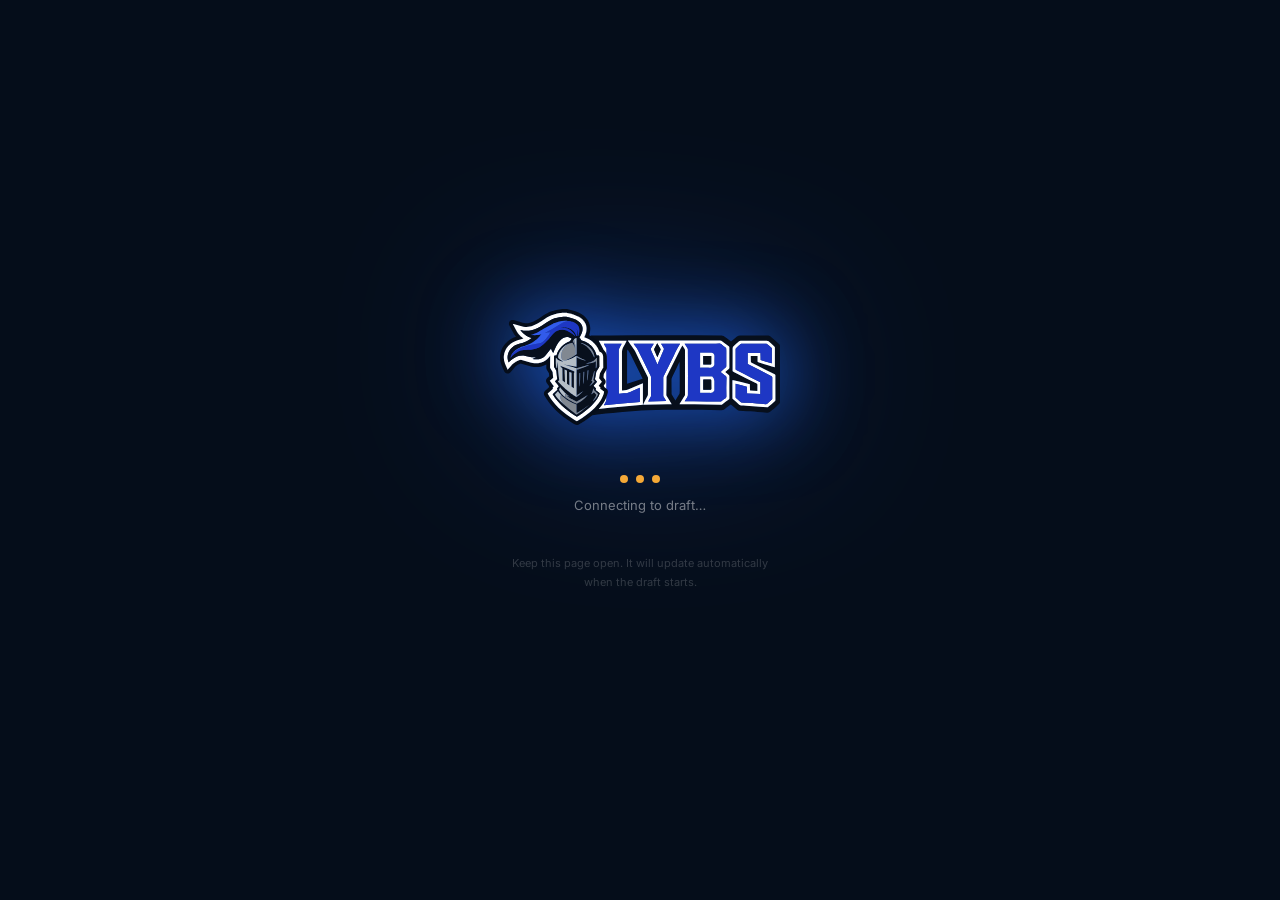
<file: draft_mobile.html>
<!DOCTYPE html>
<html lang="en">
<head>
<meta charset="UTF-8">
<meta name="viewport" content="width=device-width, initial-scale=1.0, maximum-scale=1.0, user-scalable=no">
<title>LYBS Draft · Live</title>
<link href="https://fonts.googleapis.com/css2?family=Bebas+Neue&family=Inter:wght@400;500;600;700&display=swap" rel="stylesheet">
<style>
* { box-sizing: border-box; margin: 0; padding: 0; -webkit-tap-highlight-color: transparent; }
:root {
  --bg: #050d1a;
  --card: #0a1628;
  --card2: #0d1f3c;
  --border: rgba(255,255,255,0.08);
  --gold: #f5a623;
  --green: #10b981;
  --blue: #3b82f6;
  --text1: #f0f4ff;
  --text2: rgba(255,255,255,0.45);
  --header-h: 58px;
  --bottom-h: 82px;
}
html, body {
  background: var(--bg); color: var(--text1);
  font-family: 'Inter', sans-serif;
  height: 100dvh;
  overflow: hidden;
  display: flex;
  flex-direction: column;
}

/* ── HEADER ── */
#hdr {
  flex-shrink: 0;
  height: var(--header-h);
  background: rgba(5,13,26,0.97);
  backdrop-filter: blur(14px);
  border-bottom: 1px solid var(--border);
  display: flex; align-items: center;
  padding: 0 14px; gap: 10px;
  z-index: 50;
}
#hdr-left { display: flex; flex-direction: column; min-width: 0; flex: 1; }
#hdr-round {
  font-family: 'Bebas Neue'; font-size: 11px; letter-spacing: 1.5px;
  color: var(--text2); line-height: 1;
}
#hdr-team {
  font-family: 'Bebas Neue'; font-size: 22px; line-height: 1.15;
  white-space: nowrap; overflow: hidden; text-overflow: ellipsis;
}
#hdr-right { display: flex; flex-direction: column; align-items: flex-end; gap: 1px; flex-shrink: 0; }
#hdr-pick { font-size: 10px; color: var(--text2); }
#hdr-runtime {
  font-family: 'Bebas Neue'; font-size: 17px; color: var(--text2); letter-spacing: 1px;
}
#hdr-dot {
  width: 7px; height: 7px; border-radius: 50%;
  background: var(--text2); flex-shrink: 0;
  transition: background .4s;
}
#hdr-dot.live { background: var(--green); box-shadow: 0 0 7px var(--green); }

/* ── SCROLL AREA ── */
#scroll-area {
  flex: 1 1 0;
  min-height: 0;
  overflow-y: auto;
  -webkit-overflow-scrolling: touch;
}

/* ── SEARCH ── */
#search-wrap {
  padding: 10px 12px 6px;
  position: sticky; top: 0; z-index: 10;
  background: var(--bg);
}
#search {
  width: 100%; background: var(--card2);
  border: 1px solid var(--border); border-radius: 9px;
  color: var(--text1); font-size: 14px;
  padding: 9px 14px; display: block;
}
#search::placeholder { color: var(--text2); }
#search:focus { outline: none; border-color: rgba(59,130,246,.5); }
#avail-count {
  font-size: 11px; color: var(--text2);
  padding: 4px 14px 2px;
}

/* ── PLAYER LIST ── */
#player-list {
  padding: 4px 10px 12px;
  display: flex; flex-direction: column; gap: 3px;
}
.prow {
  display: flex; align-items: center; gap: 10px;
  padding: 10px 12px; border-radius: 9px;
  background: var(--card); border: 1px solid var(--border);
}
.prow-info { flex: 1; min-width: 0; }
.prow-name { font-weight: 600; font-size: 14px; line-height: 1.2; }
.prow-city { font-size: 10px; color: var(--text2); }
.prow-badges { display: flex; flex-wrap: wrap; gap: 3px; margin-top: 4px; }
.pbadge {
  font-size: 9px; font-weight: 700; padding: 2px 5px; border-radius: 3px;
  background: rgba(255,255,255,0.07); color: rgba(255,255,255,.55);
  letter-spacing: .4px;
}
.cmp-btn {
  flex-shrink: 0; width: 32px; height: 32px; border-radius: 8px;
  background: rgba(255,255,255,.06); border: 1px solid rgba(255,255,255,.12);
  color: rgba(255,255,255,.4); font-size: 13px; cursor: pointer;
  display: flex; align-items: center; justify-content: center;
}
.cmp-btn-on {
  background: rgba(96,165,250,.15); border-color: rgba(96,165,250,.4); color: #60a5fa;
}

/* ── COMPARE BAR ── */
#compare-bar {
  display: none; flex-shrink: 0;
  background: rgba(10,22,40,0.98); border-bottom: 1px solid rgba(96,165,250,.3);
  padding: 8px 12px; flex-direction: row; align-items: center; gap: 8px;
  z-index: 45;
}
#compare-names { display: flex; gap: 6px; flex: 1; flex-wrap: wrap; }
.cname-tag {
  padding: 3px 9px; border-radius: 6px; background: rgba(96,165,250,.12);
  border: 1px solid rgba(96,165,250,.3); font-size: 11px; font-weight: 600; color: #60a5fa;
}
#compare-go {
  padding: 5px 12px; border-radius: 7px; background: rgba(96,165,250,.18);
  border: 1px solid rgba(96,165,250,.5); color: #60a5fa; font-size: 11px;
  font-weight: 700; cursor: pointer; white-space: nowrap;
}
#compare-clear {
  padding: 5px 10px; border-radius: 7px; background: rgba(255,255,255,.06);
  border: 1px solid rgba(255,255,255,.12); color: rgba(255,255,255,.4);
  font-size: 11px; cursor: pointer;
}

/* Compare sheet */
#compare-sheet {
  display: none; position: fixed; inset: 0; z-index: 300;
  background: rgba(0,0,0,.7); align-items: flex-end;
}
#compare-sheet.open { display: flex; }
#compare-inner {
  background: #0a1628; border-radius: 18px 18px 0 0;
  border-top: 1px solid rgba(96,165,250,.3);
  width: 100%; max-height: 80dvh; overflow-y: auto;
  padding: 14px 14px 28px;
}
#compare-inner-hdr {
  display: flex; align-items: center; justify-content: space-between; margin-bottom: 14px;
}
#compare-title { font-family: 'Bebas Neue'; font-size: 20px; color: var(--gold); letter-spacing: 1px; }
#compare-close-btn {
  width: 40px; height: 40px; border-radius: 50%;
  background: rgba(255,255,255,0.08); border: none; color: var(--text2);
  font-size: 13px; cursor: pointer; display: flex; align-items: center; justify-content: center;
}
.cmp-player-col { text-align: center; }
.cmp-score { font-family: 'Bebas Neue'; font-size: 30px; line-height: 1; }
.cmp-name { font-weight: 700; font-size: 13px; margin-top: 4px; }
.cmp-sub { font-size: 10px; color: var(--text2); }
.cmp-row {
  display: grid; align-items: center; padding: 5px 0;
  border-bottom: 1px solid rgba(255,255,255,.04);
}
.cmp-label { font-size: 11px; color: var(--text2); }
.cmp-val { text-align: center; font-size: 13px; }
.cmp-bar-track { height: 5px; border-radius: 3px; background: rgba(255,255,255,.08); overflow: hidden; margin: 2px auto; max-width: 80px; }
.cmp-bar-fill { height: 100%; border-radius: 3px; }
.cmp-edge-box {
  margin-top: 14px; padding: 12px 14px; border-radius: 10px;
  background: rgba(245,166,35,.08); border: 1px solid rgba(245,166,35,.3);
}
.cmp-edge-title { font-family: 'Bebas Neue'; font-size: 13px; color: var(--gold); letter-spacing: .5px; margin-bottom: 6px; }
.cmp-edge-text { font-size: 13px; color: var(--text1); line-height: 1.6; }

/* ── CONNECTING ── */
#connecting {
  position: fixed; inset: 0; z-index: 200;
  background: var(--bg);
  display: flex; flex-direction: column; align-items: center;
  justify-content: center; gap: 14px; padding: 32px; text-align: center;
}
#connecting h2 { font-family:'Bebas Neue'; font-size: 30px; color: var(--gold); }
#connecting p { color: var(--text2); font-size: 13px; line-height: 1.6; }
.dots { display: flex; gap: 8px; }
.dots span { width: 8px; height: 8px; border-radius: 50%; background: var(--gold);
  animation: dp 1.2s ease-in-out infinite; }
.dots span:nth-child(2){animation-delay:.2s} .dots span:nth-child(3){animation-delay:.4s}
@keyframes dp{0%,80%,100%{transform:scale(.4);opacity:.3}40%{transform:scale(1);opacity:1}}

/* ── BOTTOM TEAMS BAR ── */
#teams-bar {
  flex-shrink: 0;
  background: rgba(5,13,26,0.97);
  backdrop-filter: blur(14px);
  border-top: 1px solid var(--border);
  padding: 8px 10px env(safe-area-inset-bottom, 10px);
  z-index: 50;
}
#teams-bar-label {
  font-size: 9px; letter-spacing: 1.5px; color: var(--text2);
  text-transform: uppercase; margin-bottom: 6px; padding: 0 2px;
}
#teams-scroll {
  display: flex; gap: 6px;
  overflow-x: auto; padding-bottom: 2px;
  scrollbar-width: none;
}
#teams-scroll::-webkit-scrollbar { display: none; }
.team-pill {
  display: flex; flex-direction: column; align-items: center;
  min-width: 58px; flex-shrink: 0;
  padding: 6px 8px; border-radius: 10px;
  border: 1.5px solid transparent;
  background: var(--card);
  cursor: pointer; user-select: none;
  transition: all .15s;
}
.team-pill.on-clock {
  border-color: var(--blue);
  background: rgba(37,99,235,0.15);
}
.team-pill-swatch { width: 30px; height: 4px; border-radius: 2px; margin-bottom: 5px; }
.team-pill-name {
  font-family: 'Bebas Neue'; font-size: 12px; line-height: 1;
  text-align: center; white-space: nowrap;
  overflow: hidden; text-overflow: ellipsis;
  max-width: 60px;
}
.team-pill-count { font-size: 9px; color: var(--text2); margin-top: 2px; font-weight: 600; }

/* ── ROSTER SHEET ── */
#roster-sheet {
  position: fixed; bottom: 0; left: 0; right: 0; z-index: 60;
  background: #0a1a30;
  border-top: 1px solid rgba(59,130,246,.3);
  border-radius: 18px 18px 0 0;
  padding: 14px 14px 18px;
  max-height: 60dvh; overflow-y: auto;
  transform: translateY(100%);
  transition: transform .3s cubic-bezier(.34,1.2,.64,1);
}
#roster-sheet.open { transform: translateY(0); }
#roster-hdr {
  display: flex; align-items: center; justify-content: space-between;
  margin-bottom: 12px;
}
#roster-title { font-family: 'Bebas Neue'; font-size: 20px; }
#roster-close {
  width: 40px; height: 40px; border-radius: 50%;
  background: rgba(255,255,255,0.08);
  display: flex; align-items: center; justify-content: center;
  font-size: 13px; cursor: pointer; color: var(--text2);
}
.rrow {
  display: flex; align-items: center; gap: 8px;
  padding: 8px 10px; border-radius: 7px; font-size: 13px;
  background: rgba(255,255,255,0.04); margin-bottom: 3px;
}
.rnum { color: var(--text2); font-size: 11px; min-width: 22px; }
.rname { flex: 1; font-weight: 600; }
.rpos { font-size: 10px; color: var(--text2); }
.rempty {
  padding: 7px 10px; border-radius: 7px; font-size: 11px;
  color: rgba(255,255,255,.2); border: 1px dashed rgba(255,255,255,.1);
  text-align: center; margin-bottom: 3px;
}

/* ── PICK BANNER ── */
#banner {
  position: fixed;
  bottom: 10px;
  left: 12px; right: 12px; z-index: 75;
  background: linear-gradient(135deg, #1a3cba, #2563eb);
  border-radius: 14px; padding: 14px 16px;
  display: flex; align-items: center; gap: 12px;
  box-shadow: 0 6px 28px rgba(37,99,235,.55);
  transform: translateY(calc(100% + 110px));
  transition: transform .45s cubic-bezier(.34,1.4,.64,1);
  cursor: pointer;
}
#banner.show { transform: translateY(0); }
#banner-pick { font-family:'Bebas Neue'; font-size:11px; letter-spacing:1.5px; color:rgba(255,255,255,.6); }
#banner-name { font-family:'Bebas Neue'; font-size:22px; line-height:1.1; }
#banner-team { font-size:11px; color:rgba(255,255,255,.7); margin-top:1px; }
#banner-x { font-size:18px; opacity:.4; min-width:40px; min-height:40px; display:flex; align-items:center; justify-content:center; margin-left:auto; }

/* backdrop */
#backdrop { display:none; position:fixed; inset:0; z-index:55; background:rgba(0,0,0,.45); }
#backdrop.show { display:block; }

/* countdown */
.cblock { display:flex;flex-direction:column;align-items:center;gap:4px; }
.cnum {
  font-family:'Bebas Neue'; font-size:52px; line-height:1;
  color:var(--text1);
  background: rgba(255,255,255,0.05);
  border: 1px solid var(--border);
  border-radius: 10px;
  padding: 4px 14px;
  min-width: 72px; text-align:center;
}
.clabel { font-size:9px;letter-spacing:2px;color:var(--text2);text-transform:uppercase; }
.csep { font-family:'Bebas Neue'; font-size:44px; color:var(--text2); line-height:1; padding-top:6px; }
</style>
</head>
<body>

<!-- Connecting screen -->
<div id="compare-sheet" onclick="if(event.target===this)closeCompare()">
  <div id="compare-inner">
    <div id="compare-inner-hdr">
      <div id="compare-title">⚔ COMPARISON</div>
      <button id="compare-close-btn" onclick="closeCompare()">✕</button>
    </div>
    <div id="compare-content"></div>
  </div>
</div>

<div id="connecting">
  <img id="conn-logo" src="logo.svg" alt="LYBS"
    style="width:min(280px,72vw);height:auto;mix-blend-mode:screen;
    filter:drop-shadow(0 0 40px rgba(26,86,219,0.9)) drop-shadow(0 0 80px rgba(26,86,219,0.4));
    display:block;margin:0 auto 28px;">

  <div id="conn-countdown-wrap">
    <div id="conn-status-line" style="font-size:12px;letter-spacing:1.5px;color:var(--text2);text-transform:uppercase;margin-bottom:16px;">Draft begins in</div>
    <div id="conn-countdown" style="display:flex;gap:14px;justify-content:center;margin-bottom:20px;">
      <div class="cblock"><div class="cnum" id="cd-h">00</div><div class="clabel">HRS</div></div>
      <div class="csep">:</div>
      <div class="cblock"><div class="cnum" id="cd-m">00</div><div class="clabel">MIN</div></div>
      <div class="csep">:</div>
      <div class="cblock"><div class="cnum" id="cd-s">00</div><div class="clabel">SEC</div></div>
    </div>
    <div id="conn-date-line" style="font-size:12px;color:var(--text2);">Majors Draft · Monday March 23 · 7:15 PM</div>
  </div>

  <div id="conn-connecting-wrap" style="display:none;margin-top:8px;">
    <div class="dots"><span></span><span></span><span></span></div>
    <p style="color:var(--text2);font-size:13px;margin-top:12px;">Connecting to draft…</p>
  </div>

  <p style="font-size:11px;color:rgba(255,255,255,.18);margin-top:24px;line-height:1.7;text-align:center;max-width:260px;">
    Keep this page open. It will update automatically when the draft starts.
  </p>
</div>
  <p style="font-size:11px;color:rgba(255,255,255,.18);margin-top:6px;">Keep this page open — it updates live.</p>
</div>

<!-- Sticky header -->
<div id="hdr">
  <div id="hdr-left">
    <div id="hdr-round">ON THE CLOCK</div>
    <div id="hdr-team">—</div>
  </div>
  <div id="hdr-right">
    <div id="hdr-pick"></div>
    <div id="hdr-runtime"></div>
  </div>
  <div id="hdr-dot"></div>
</div>

<!-- Compare bar — between header and scroll -->
<div id="compare-bar">
  <div id="compare-names"></div>
  <button id="compare-go" onclick="openCompare()">⚔ Compare</button>
  <button id="compare-clear" onclick="clearCompare()">✕</button>
</div>

<!-- Main scroll: available players -->
<div id="scroll-area">
  <div id="search-wrap">
    <input id="search" type="search" placeholder="Search available players…"
      oninput="onSearch(this.value)" autocomplete="off" spellcheck="false">
  </div>
  <div id="avail-count"></div>
  <div id="player-list"></div>
</div>

<!-- Bottom bar: team pills -->
<div id="teams-bar">
  <div id="teams-bar-label">Teams · tap to view picks</div>
  <div id="teams-scroll" id="teams-scroll"></div>
</div>

<!-- Roster slide-up -->
<div id="backdrop" onclick="closeRoster()"></div>
<div id="roster-sheet">
  <div id="roster-hdr">
    <div id="roster-title">—</div>
    <div id="roster-close" onclick="closeRoster()">✕</div>
  </div>
  <div id="roster-list"></div>
</div>

<!-- Pick banner -->
<div id="banner" onclick="dismissBanner()">
  <div>
    <div id="banner-pick">PICK IS IN</div>
    <div id="banner-name"></div>
    <div id="banner-team"></div>
  </div>
  <div id="banner-x">✕</div>
</div>

<script>
// ── Transport: SSE from relay (cross-device) or BroadcastChannel (same device) ──
const _IS_RELAY = (location.hostname !== 'localhost' && location.port === '3001')
               || location.port === '3001';
let _source = null;

function _connectTransport() {
  if (_IS_RELAY || location.port === '3001') {
    // Served from relay server — use SSE
    _source = new EventSource('/events');
    _source.addEventListener('state', e => applyState(JSON.parse(e.data)));
    _source.addEventListener('pick',  e => {
      const d = JSON.parse(e.data);
      showBanner(d.pick, d.state);
      setTimeout(() => applyState(d.state), 5000);
    });
    _source.onerror = () => {};
  } else {
    // Accessed directly (same device as draft) — use BroadcastChannel
    const bc = new BroadcastChannel('lybs_draft_tv');
    bc.onmessage = e => {
      const d = e.data;
      if (d.type === 'draft_state') applyState(d.state);
      if (d.type === 'draft_pick') { showBanner(d.pick, d.state); setTimeout(() => applyState(d.state), 5000); }
      if (d.type === 'ping') bc.postMessage({ type: 'pong' });
    };
    setTimeout(() => bc.postMessage({ type: 'request_state' }), 500);
    const _req = setInterval(() => { if (_state) clearInterval(_req); else bc.postMessage({ type: 'request_state' }); }, 8000);
  }
}
_connectTransport();
const _bc_compat = null; // legacy ref kept for safety
let _state = null;
let _filter = '';
let _compareSet = new Set();
let _draftStart = null;
let _bannerTimer = null;
let _rosterIdx = null;

// Runtime
function startRuntime() {
  if (_draftStart) return;
  _draftStart = Date.now();
  setInterval(() => {
    if (!_draftStart) return;
    const s = Math.floor((Date.now() - _draftStart) / 1000);
    const h = Math.floor(s / 3600), m = Math.floor((s % 3600) / 60), ss = s % 60;
    document.getElementById('hdr-runtime').textContent = h > 0
      ? `${h}:${String(m).padStart(2,'0')}:${String(ss).padStart(2,'0')}`
      : `${String(m).padStart(2,'0')}:${String(ss).padStart(2,'0')}`;
  }, 1000);
}

// Search
function onSearch(q) {
  _filter = q.toLowerCase().trim();
  if (_state) renderPlayers(_state);
}

// Roster sheet
function openRoster(idx) {
  if (!_state) return;
  _rosterIdx = idx;
  const { teams = [], players = [], pickHistory = [] } = _state;
  const team = teams[idx];
  if (!team) return;
  const picks = pickHistory.filter(p => p.teamIdx === idx);
  const max = team.maxPlayers || 10;

  document.getElementById('roster-title').textContent = team.name;
  document.getElementById('roster-title').style.color = team.color || 'var(--text1)';

  let html = '';
  picks.forEach((ph, i) => {
    const p = players.find(x => x.key === ph.playerKey);
    const name = p ? `${p.first} ${p.last}` : (ph.playerKey || '—');
    const pos = p ? (p.positions || []).slice(0, 3).join(' · ') : '';
    html += `<div class="rrow"><span class="rnum">#${i+1}</span><span class="rname">${name}</span>${pos?`<span class="rpos">${pos}</span>`:''}</div>`;
  });
  const empty = Math.max(0, max - picks.length);
  for (let i = 0; i < empty; i++) {
    html += `<div class="rempty">Pick ${picks.length + i + 1}</div>`;
  }
  document.getElementById('roster-list').innerHTML = html || '<div class="rempty">No picks yet</div>';
  document.getElementById('roster-sheet').classList.add('open');
  document.getElementById('backdrop').classList.add('show');
}

function closeRoster() {
  document.getElementById('roster-sheet').classList.remove('open');
  document.getElementById('backdrop').classList.remove('show');
  _rosterIdx = null;
}

// Banner
function dismissBanner() {
  document.getElementById('banner').classList.remove('show');
  clearTimeout(_bannerTimer);
}
function showBanner(pick, state) {
  if (!pick) return;
  const teams = state?.teams || [];
  const tn = (pick.teamIdx != null && teams[pick.teamIdx]) ? teams[pick.teamIdx].name : '';
  document.getElementById('banner-name').textContent = `${pick.first} ${pick.last}`;
  document.getElementById('banner-team').textContent = tn ? `→ ${tn}` : '';
  clearTimeout(_bannerTimer);
  document.getElementById('banner').classList.add('show');
  _bannerTimer = setTimeout(dismissBanner, 9000);
}

// Renders
function renderHeader(state) {
  const { teams = [], draftOrder = [], currentPickIdx = 0 } = state;
  const pe = draftOrder[currentPickIdx];
  const tidx = pe?.teamIdx ?? pe;
  const team = (tidx != null && teams[tidx]) ? teams[tidx] : null;
  const round = pe?.round ?? Math.floor(currentPickIdx / Math.max(teams.length, 1)) + 1;

  document.getElementById('hdr-team').textContent = team ? team.name : '—';
  document.getElementById('hdr-team').style.color = team?.color || 'var(--gold)';
  document.getElementById('hdr-round').textContent = `ROUND ${round} · ON THE CLOCK`;
  document.getElementById('hdr-pick').textContent = `Pick #${currentPickIdx + 1}`;
}

function renderPlayers(state) {
  const { players = [], pickHistory = [] } = state;
  const taken = new Set(pickHistory.map(p => p.playerKey));
  const avail = players.filter(p => !taken.has(p.key));
  const shown = _filter
    ? avail.filter(p => `${p.first} ${p.last} ${p.city || ''}`.toLowerCase().includes(_filter))
    : avail;

  document.getElementById('avail-count').textContent =
    `${shown.length} player${shown.length !== 1 ? 's' : ''} available`;

  document.getElementById('player-list').innerHTML = shown.slice(0, 200).map(p => {
    const badges = (p.positions || []).slice(0, 3).map(x => `<span class="pbadge">${x}</span>`).join('');
    const inCmp = _compareSet.has(p.key);
    return `<div class="prow">
      <div class="prow-info">
        <div class="prow-name">${p.first} ${p.last}</div>
        ${p.city ? `<div class="prow-city">${p.city}</div>` : ''}
        ${badges ? `<div class="prow-badges">${badges}</div>` : ''}
      </div>
      <button class="cmp-btn${inCmp ? ' cmp-btn-on' : ''}" onclick="toggleCompare('${p.key}')" data-key="${p.key}">
        ${inCmp ? '✓' : '⚔'}
      </button>
    </div>`;
  }).join('');
}

// ── Compare ──────────────────────────────────────────────────
function toggleCompare(key) {
  if (_compareSet.has(key)) {
    _compareSet.delete(key);
  } else {
    if (_compareSet.size >= 4) {
      const first = [..._compareSet][0];
      _compareSet.delete(first);
    }
    _compareSet.add(key);
  }
  _updateCompareBar();
  // Refresh button states without full re-render
  document.querySelectorAll('.cmp-btn').forEach(btn => {
    const k = btn.getAttribute('data-key');
    const on = _compareSet.has(k);
    btn.textContent = on ? '✓' : '⚔';
    btn.className = 'cmp-btn' + (on ? ' cmp-btn-on' : '');
  });
}

function _updateCompareBar() {
  const bar = document.getElementById('compare-bar');
  const namesEl = document.getElementById('compare-names');
  if (!bar || !namesEl || !_state) return;
  if (_compareSet.size < 2) {
    bar.style.display = 'none';
    return;
  }
  bar.style.display = 'flex';
  const players = [..._compareSet].map(k => (_state.players || []).find(p => p.key === k)).filter(Boolean);
  namesEl.innerHTML = players.map(p => `<span class="cname-tag">${p.first} ${p.last}</span>`).join('');
}

function clearCompare() {
  _compareSet.clear();
  _updateCompareBar();
  document.querySelectorAll('.cmp-btn').forEach(btn => {
    btn.textContent = '⚔'; btn.className = 'cmp-btn';
  });
}

function openCompare() {
  if (!_state || _compareSet.size < 2) return;
  const pObjs = [..._compareSet].map(k => (_state.players || []).find(p => p.key === k)).filter(Boolean);
  const el = document.getElementById('compare-content');
  if (!el) return;

  const numCols = pObjs.length;
  const colW = `${Math.floor(100 / numCols)}%`;
  const gridCols = `120px ${pObjs.map(() => colW).join(' ')}`;

  // Gather evals from localStorage (same logic as desktop draft.js)
  const pData = pObjs.map(p => {
    let evalScore = 0, cats = [];
    try {
      const keys = ['lll_evals'];
      for (const k of keys) {
        const sessions = JSON.parse(localStorage.getItem(k) || '[]');
        for (const s of sessions.filter(s => s.sport === p.sport).sort((a,b) => new Date(b.date)-new Date(a.date))) {
          const sp = (s.players||[]).find(ep =>
            ep.first?.toLowerCase() === p.first?.toLowerCase() &&
            ep.last?.[0]?.toUpperCase() === p.last?.[0]?.toUpperCase()
          );
          if (!sp) continue;
          const dg = sp.dayGrades || {};
          const lg = sp.grades || {};
          if (Object.values(dg).filter(v=>v>0).length >= 2) {
            cats = [
              {label:'Hitting', icon:'⚾', val:dg.hitting||0},
              {label:'Fielding', icon:'🧤', val:dg.grounders||dg.catch||0},
              {label:'Throwing', icon:'💪', val:dg.throwing||0},
              {label:'Speed', icon:'⚡', val:dg.speed||0},
              {label:'Coachable', icon:'🧠', val:dg.coachability||0},
            ].filter(c=>c.val>0);
            break;
          }
          if (Object.values(lg).filter(v=>v>0).length >= 2) {
            cats = [
              {label:'Hitting', icon:'⚾', val:lg.hitting?Math.round(lg.hitting/2):0},
              {label:'Fielding', icon:'🧤', val:lg.fielding?Math.round(lg.fielding/2):0},
              {label:'Pitching', icon:'💪', val:lg.pitching?Math.round(lg.pitching/2):0},
              {label:'Speed', icon:'⚡', val:lg.speed?Math.round(lg.speed/2):0},
              {label:'Arm', icon:'🎯', val:lg.arm?Math.round(lg.arm/2):0},
            ].filter(c=>c.val>0);
            break;
          }
        }
        if (cats.length) break;
      }
    } catch(e) {}
    return { p, evalScore, cats };
  });

  // Header row
  let html = `<div style="display:grid;grid-template-columns:${gridCols};gap:0;margin-bottom:0;">
    <div></div>
    ${pData.map(d => `<div class="cmp-player-col" style="padding:10px 6px;background:rgba(255,255,255,.03);border-bottom:2px solid var(--border);border-radius:8px 8px 0 0;margin:0 3px;">
      <div class="cmp-name">${d.p.first} ${d.p.last}</div>
      <div class="cmp-sub">${d.p.city || ''} · ${d.p.division || ''}</div>
    </div>`).join('')}
  </div>`;

  // Skill rows
  const allCats = [...new Set(pData.flatMap(d => d.cats.map(c => c.label)))];
  if (allCats.length) {
    html += `<div style="font-size:10px;letter-spacing:1px;color:var(--text2);text-transform:uppercase;padding:10px 0 4px;">Eval Skills</div>`;
    allCats.forEach(label => {
      const vals = pData.map(d => d.cats.find(c => c.label === label)?.val || 0);
      const icon = pData.flatMap(d => d.cats).find(c => c.label === label)?.icon || '';
      const maxVal = Math.max(...vals);
      html += `<div class="cmp-row" style="grid-template-columns:${gridCols};">
        <div class="cmp-label">${icon} ${label}</div>
        ${vals.map(v => {
          const isTop = v === maxVal && maxVal > 0;
          const col = v>=4?'#10b981':v>=3?'#60a5fa':v>=2?'#f5a623':v>0?'#ef4444':'rgba(255,255,255,.1)';
          return `<div class="cmp-val">
            <div class="cmp-bar-track"><div class="cmp-bar-fill" style="width:${v?v/5*100:0}%;background:${col};"></div></div>
            <div style="font-size:12px;font-weight:${isTop?700:400};color:${isTop?col:'var(--text2)'};">${v||'—'}${isTop&&maxVal>0?' ▲':''}</div>
          </div>`;
        }).join('')}
      </div>`;
    });
  }

  // Experience rows
  html += `<div style="font-size:10px;letter-spacing:1px;color:var(--text2);text-transform:uppercase;padding:10px 0 4px;border-top:1px solid var(--border);">Experience</div>`;
  const expRows = [
    { label: 'Years', vals: pData.map(d => d.p.yearsInLeague || 0), higher: true, fmt: v => v || '—' },
    { label: 'Division', vals: pData.map(d => d.p.division || '—'), higher: false, fmt: v => v },
    { label: 'Pitching', vals: pData.map(d => d.p.pitching ? 1 : 0), higher: true, fmt: (v,d) => d.p.pitching ? '⚾ Yes' : '—' },
    { label: 'Catching', vals: pData.map(d => d.p.catching ? 1 : 0), higher: true, fmt: (v,d) => d.p.catching ? '🎯 Yes' : '—' },
  ];
  expRows.forEach(row => {
    const numVals = row.vals.map(v => typeof v === 'number' ? v : 0);
    const best = row.higher ? Math.max(...numVals) : null;
    html += `<div class="cmp-row" style="grid-template-columns:${gridCols};">
      <div class="cmp-label">${row.label}</div>
      ${pData.map((d,i) => {
        const isTop = row.higher && typeof row.vals[i] === 'number' && row.vals[i] > 0 && row.vals[i] === best;
        return `<div class="cmp-val" style="color:${isTop?'#10b981':'var(--text2)'};">${row.fmt(row.vals[i], d)}</div>`;
      }).join('')}
    </div>`;
  });

  // Positions
  if (pData.some(d => d.p.positions?.length)) {
    html += `<div class="cmp-row" style="grid-template-columns:${gridCols};">
      <div class="cmp-label">Positions</div>
      ${pData.map(d => `<div class="cmp-val" style="font-size:10px;">${(d.p.positions||[]).join(', ')||'—'}</div>`).join('')}
    </div>`;
  }

  // GC Stats section
  const statRows = [
    { label: '⚾ AVG',  vals: pData.map(d => d.p.statAVG || null),  higher: true,  fmt: v => v || '—' },
    { label: '🏃 OPS',  vals: pData.map(d => d.p.statH10 ? null : null).map((_,i) => {
        const p = pData[i].p; const r = p.statAVG ? p : null;
        return null; // OPS not in state — use statH10 proxy
      }), higher: true, fmt: v => v || '—' },
    { label: '🎯 H/10', vals: pData.map(d => d.p.statH10 || null),  higher: true,  fmt: v => v || '—' },
    { label: '🏅 RBI',  vals: pData.map(d => d.p.statRBI ? parseInt(d.p.statRBI) : null), higher: true, fmt: v => v ?? '—' },
    { label: '💨 SB',   vals: pData.map(d => d.p.statSB  ? parseInt(d.p.statSB)  : null), higher: true, fmt: v => v ?? '—' },
    { label: '🌀 ERA',  vals: pData.map(d => d.p.statERA ? parseFloat(d.p.statERA) : null), higher: false, fmt: v => v != null ? v.toFixed(2) : '—' },
  ].filter(row => pData.some((d, i) => row.vals[i] != null));

  if (statRows.length) {
    html += `<div style="font-size:10px;letter-spacing:1px;color:var(--text2);text-transform:uppercase;padding:10px 0 4px;border-top:1px solid var(--border);">Last Season Stats</div>`;
    statRows.forEach(row => {
      const numVals = row.vals.map(v => v != null ? parseFloat(v) : null);
      const valid = numVals.filter(v => v != null);
      const best = valid.length ? (row.higher ? Math.max(...valid) : Math.min(...valid)) : null;
      html += `<div class="cmp-row" style="grid-template-columns:${gridCols};">
        <div class="cmp-label">${row.label}</div>
        ${pData.map((d, i) => {
          const v = row.vals[i];
          const isTop = v != null && best != null && parseFloat(v) === best && valid.length > 1;
          return `<div class="cmp-val" style="color:${isTop ? '#10b981' : 'var(--text2)'}; font-weight:${isTop ? 700 : 400};">${row.fmt(v, d)}${isTop ? ' ▲' : ''}</div>`;
        }).join('')}
      </div>`;
    });
  }

  el.innerHTML = html;
  document.getElementById('compare-sheet').classList.add('open');
}

function closeCompare() {
  document.getElementById('compare-sheet').classList.remove('open');
}

function renderTeams(state) {
  const { teams = [], draftOrder = [], currentPickIdx = 0, pickHistory = [] } = state;
  const pe = draftOrder[currentPickIdx];
  const clockIdx = pe?.teamIdx ?? pe;
  const counts = {};
  pickHistory.forEach(p => { counts[p.teamIdx] = (counts[p.teamIdx] || 0) + 1; });

  document.getElementById('teams-scroll').innerHTML = teams.map((t, i) => {
    const c = counts[i] || 0;
    const max = t.maxPlayers || 10;
    const otc = i === clockIdx;
    return `<div class="team-pill${otc ? ' on-clock' : ''}" onclick="openRoster(${i})">
      <div class="team-pill-swatch" style="background:${t.color || '#3b82f6'}"></div>
      <div class="team-pill-name" style="color:${t.color || 'var(--text1)'}">${t.name}</div>
      <div class="team-pill-count">${c}/${max}</div>
    </div>`;
  }).join('');

  if (_rosterIdx !== null) openRoster(_rosterIdx);
}

function applyState(state) {
  _state = state;
  document.getElementById('connecting').style.display = 'none';
  document.getElementById('hdr-dot').classList.add('live');
  startRuntime();
  renderHeader(state);
  renderPlayers(state);
  renderTeams(state);
}


// ── Countdown ───────────────────────────────────────────────
// Monday March 23 2026 7:15 PM Eastern (EST = UTC-5)
const DRAFT_TIME = new Date('2026-03-23T19:15:00-05:00').getTime();

function updateCountdown() {
  const now = Date.now();
  const diff = DRAFT_TIME - now;
  const cdWrap = document.getElementById('conn-countdown-wrap');
  const connWrap = document.getElementById('conn-connecting-wrap');
  const statusLine = document.getElementById('conn-status-line');

  if (diff <= 0) {
    // Draft time has passed — show connecting dots
    if (cdWrap) cdWrap.style.display = 'none';
    if (connWrap) connWrap.style.display = 'flex';
    if (connWrap) connWrap.style.flexDirection = 'column';
    if (connWrap) connWrap.style.alignItems = 'center';
    if (statusLine) statusLine.style.display = 'none';
    return;
  }

  const totalSec = Math.floor(diff / 1000);
  const h = Math.floor(totalSec / 3600);
  const m = Math.floor((totalSec % 3600) / 60);
  const s = totalSec % 60;

  const el = id => document.getElementById(id);
  if (el('cd-h')) el('cd-h').textContent = String(h).padStart(2,'0');
  if (el('cd-m')) el('cd-m').textContent = String(m).padStart(2,'0');
  if (el('cd-s')) el('cd-s').textContent = String(s).padStart(2,'0');
}

updateCountdown();
setInterval(updateCountdown, 1000);

// (An orphaned copy of the BroadcastChannel handler lived here, referencing a
// `bc` that only exists inside the transport block above. It threw
// ReferenceError at load. The transport block already owns that channel.)
</script>
</body>
</html>
</file>
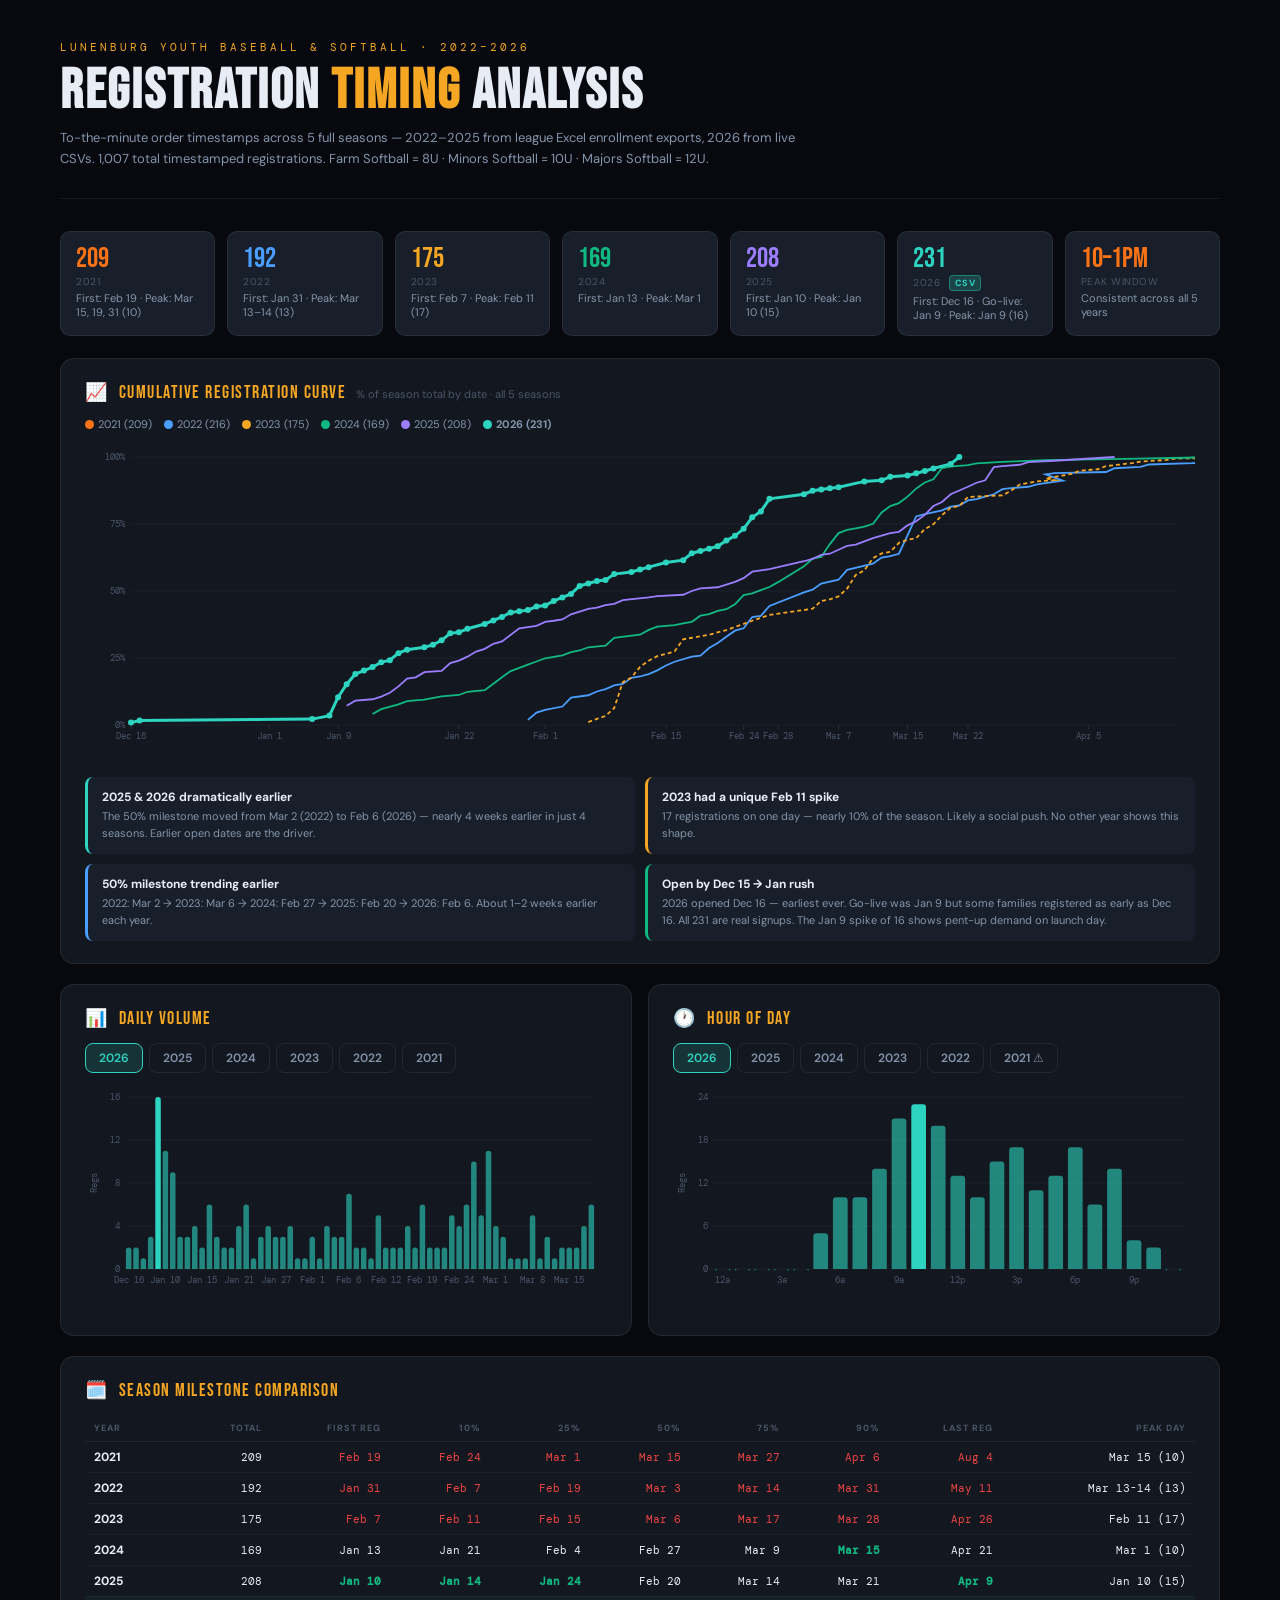
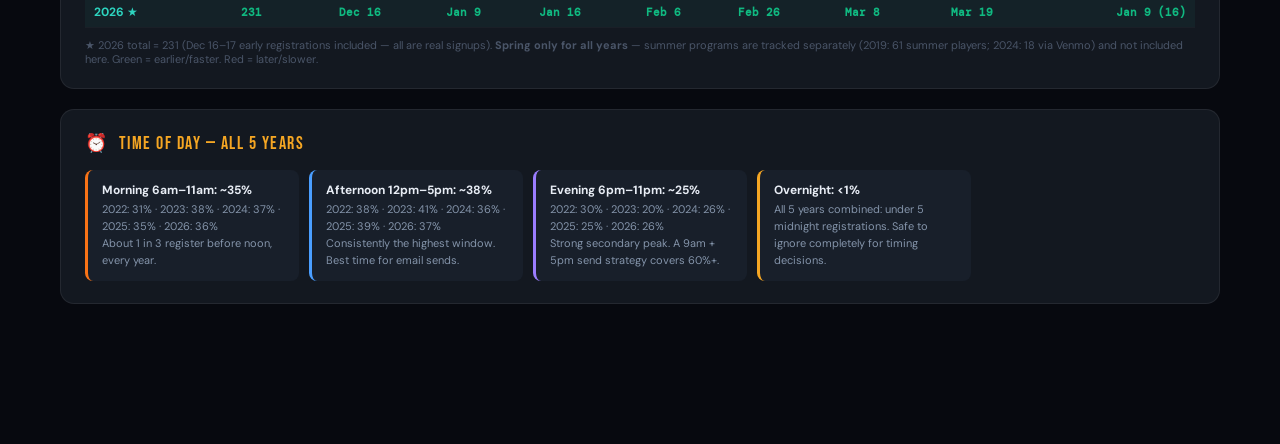
<file: registration_timing.html>
<!DOCTYPE html>
<html lang="en">
<head>
<meta charset="UTF-8">
<meta name="viewport" content="width=device-width, initial-scale=1.0">
<title>LYBS Registration Timing 2022–2026</title>
<style>
@import url('https://fonts.googleapis.com/css2?family=DM+Mono:wght@400;500&family=Bebas+Neue&family=DM+Sans:wght@400;500;600;700&display=swap');
:root{--bg:#07090f;--card:#131820;--card2:#181f2a;--border:rgba(255,255,255,0.07);--text:#e8edf5;--text2:#8494aa;--text3:#4a5568;--gold:#f5a623;--green:#10b981;--blue:#4a9eff;--purple:#9b7dff;--red:#ef4444;--teal:#2dd4bf;--orange:#f97316;}
*{box-sizing:border-box;margin:0;padding:0;}
body{background:#07090f;color:#e8edf5;font-family:'DM Sans',system-ui,sans-serif;padding:0 0 60px;}
.wrap{max-width:1200px;margin:0 auto;padding:0 20px 60px;}
.header{padding:40px 0 28px;border-bottom:1px solid rgba(255,255,255,0.07);margin-bottom:32px;}
.eyebrow{font-family:'DM Mono',monospace;font-size:11px;letter-spacing:3px;color:#f5a623;text-transform:uppercase;margin-bottom:10px;}
h1{font-family:'Bebas Neue',sans-serif;font-size:clamp(32px,5vw,56px);letter-spacing:2px;line-height:1;margin-bottom:8px;}
h1 em{color:#f5a623;font-style:normal;}
.sub{font-size:13px;color:#8494aa;line-height:1.6;max-width:760px;}
.card{background:#131820;border:1px solid rgba(255,255,255,0.07);border-radius:14px;padding:22px 24px;margin-bottom:20px;}
.card-title{font-family:'Bebas Neue',sans-serif;font-size:18px;letter-spacing:1.5px;color:#e8edf5;margin-bottom:14px;display:flex;align-items:baseline;gap:10px;flex-wrap:wrap;}
.card-title em{color:#f5a623;font-style:normal;}
.card-title small{font-size:11px;color:#4a5568;font-family:'DM Sans',system-ui;font-weight:400;letter-spacing:0;}
.stats-row{display:grid;grid-template-columns:repeat(auto-fill,minmax(155px,1fr));gap:12px;margin-bottom:22px;}
.stat-box{background:#181f2a;border:1px solid rgba(255,255,255,0.07);border-radius:10px;padding:13px 15px;}
.stat-val{font-family:'Bebas Neue',sans-serif;font-size:28px;line-height:1;margin-bottom:2px;}
.stat-lbl{font-size:10px;color:#4a5568;letter-spacing:.5px;text-transform:uppercase;}
.stat-sub{font-size:11px;color:#8494aa;margin-top:3px;}
.chart-wrap{position:relative;width:100%;margin:8px 0;}
canvas{display:block;width:100% !important;}
.grid2{display:grid;grid-template-columns:1fr 1fr;gap:16px;}
@media(max-width:700px){.grid2{grid-template-columns:1fr;}}
.ins-grid{display:grid;grid-template-columns:1fr 1fr;gap:10px;margin-top:16px;}
@media(max-width:640px){.ins-grid{grid-template-columns:1fr;}}
.ins{background:#181f2a;border-radius:8px;padding:12px 14px;border-left:3px solid rgba(255,255,255,0.07);}
.ins.gold{border-left-color:#f5a623;}.ins.blue{border-left-color:#4a9eff;}.ins.green{border-left-color:#10b981;}.ins.teal{border-left-color:#2dd4bf;}.ins.purple{border-left-color:#9b7dff;}.ins.orange{border-left-color:#f97316;}
.ins strong{font-size:12px;font-weight:700;display:block;margin-bottom:3px;}
.ins p{font-size:11px;color:#8494aa;line-height:1.55;}
.tab-bar{display:flex;gap:6px;margin-bottom:12px;flex-wrap:wrap;}
.tab{padding:6px 13px;border-radius:8px;font-size:12px;font-weight:600;cursor:pointer;border:1px solid rgba(255,255,255,0.07);background:transparent;color:#8494aa;transition:all .15s;font-family:'DM Sans',system-ui;}
.tab:hover{background:rgba(255,255,255,0.06);color:#e8edf5;}
.leg{display:flex;gap:12px;flex-wrap:wrap;margin-bottom:10px;font-size:11px;color:#8494aa;}
.dot{width:9px;height:9px;border-radius:50%;display:inline-block;margin-right:4px;vertical-align:middle;}
table{width:100%;border-collapse:collapse;font-size:11.5px;}
thead th{text-align:left;padding:7px 9px;font-size:9px;font-weight:700;letter-spacing:1px;text-transform:uppercase;color:#4a5568;border-bottom:1px solid rgba(255,255,255,0.07);}
thead th.r{text-align:right;}
tbody tr{border-bottom:1px solid rgba(255,255,255,0.03);}
tbody tr.hl td{background:rgba(45,212,191,0.05);}
tbody td{padding:7px 9px;font-family:'DM Mono',monospace;font-size:11px;}
tbody td.r{text-align:right;}
tbody td.nm{font-family:'DM Sans',system-ui;font-weight:700;font-size:12px;}
.fast{color:#10b981;font-weight:700;}.slow{color:#ef4444;}
.tag{display:inline-block;background:rgba(45,212,191,0.2);color:#2dd4bf;border:1px solid rgba(45,212,191,0.4);border-radius:4px;font-size:9px;font-weight:700;padding:1px 5px;margin-left:5px;vertical-align:middle;}
.tooltip-box{position:fixed;background:#0f1623;border:1px solid rgba(255,255,255,0.15);border-radius:8px;padding:8px 12px;font-size:12px;pointer-events:none;z-index:999;display:none;box-shadow:0 4px 20px rgba(0,0,0,0.5);}
.tooltip-box .t-title{font-weight:700;margin-bottom:3px;color:#e8edf5;}
.tooltip-box .t-val{color:#8494aa;}
</style>
</head>
<body>
<div class="wrap">

<div class="header">
  <div class="eyebrow">Lunenburg Youth Baseball &amp; Softball · 2022–2026</div>
  <h1>Registration <em>Timing</em> Analysis</h1>
  <div class="sub">To-the-minute order timestamps across 5 full seasons — 2022–2025 from league Excel enrollment exports, 2026 from live CSVs. 1,007 total timestamped registrations. Farm Softball = 8U · Minors Softball = 10U · Majors Softball = 12U.</div>
</div>

<div class="stats-row">
  <div class="stat-box"><div class="stat-val" style="color:#f97316">209</div><div class="stat-lbl">2021</div><div class="stat-sub">First: Feb 19 · Peak: Mar 15, 19, 31 (10)</div></div>
  <div class="stat-box"><div class="stat-val" style="color:#4a9eff">192</div><div class="stat-lbl">2022</div><div class="stat-sub">First: Jan 31 · Peak: Mar 13–14 (13)</div></div>
  <div class="stat-box"><div class="stat-val" style="color:#f5a623">175</div><div class="stat-lbl">2023</div><div class="stat-sub">First: Feb 7 · Peak: Feb 11 (17)</div></div>
  <div class="stat-box"><div class="stat-val" style="color:#10b981">169</div><div class="stat-lbl">2024</div><div class="stat-sub">First: Jan 13 · Peak: Mar 1</div></div>
  <div class="stat-box"><div class="stat-val" style="color:#9b7dff">208</div><div class="stat-lbl">2025</div><div class="stat-sub">First: Jan 10 · Peak: Jan 10 (15)</div></div>
  <div class="stat-box"><div class="stat-val" style="color:#2dd4bf">231</div><div class="stat-lbl">2026 <span class="tag">CSV</span></div><div class="stat-sub">First: Dec 16 · Go-live: Jan 9 · Peak: Jan 9 (16)</div></div>
  <div class="stat-box"><div class="stat-val" style="color:#f97316">10–1pm</div><div class="stat-lbl">Peak Window</div><div class="stat-sub">Consistent across all 5 years</div></div>
</div>

<!-- CUMULATIVE CHART -->
<div class="card">
  <div class="card-title">📈 <em>Cumulative Registration Curve</em> <small>% of season total by date · all 5 seasons</small></div>
  <div class="leg">
    <span><span class="dot" style="background:#f97316"></span>2021 (209)</span>
    <span><span class="dot" style="background:#4a9eff"></span>2022 (216)</span>
    <span><span class="dot" style="background:#f5a623"></span>2023 (175)</span>
    <span><span class="dot" style="background:#10b981"></span>2024 (169)</span>
    <span><span class="dot" style="background:#9b7dff"></span>2025 (208)</span>
    <span><span class="dot" style="background:#2dd4bf"></span><strong>2026 (231)</strong></span>
  </div>
  <div class="chart-wrap"><canvas id="cumulChart" height="320"></canvas></div>
  <div class="ins-grid">
    <div class="ins teal"><strong>2025 &amp; 2026 dramatically earlier</strong><p>The 50% milestone moved from Mar 2 (2022) to Feb 6 (2026) — nearly 4 weeks earlier in just 4 seasons. Earlier open dates are the driver.</p></div>
    <div class="ins gold"><strong>2023 had a unique Feb 11 spike</strong><p>17 registrations on one day — nearly 10% of the season. Likely a social push. No other year shows this shape.</p></div>
    <div class="ins blue"><strong>50% milestone trending earlier</strong><p>2022: Mar 2 → 2023: Mar 6 → 2024: Feb 27 → 2025: Feb 20 → 2026: Feb 6. About 1–2 weeks earlier each year.</p></div>
    <div class="ins green"><strong>Open by Dec 15 → Jan rush</strong><p>2026 opened Dec 16 — earliest ever. Go-live was Jan 9 but some families registered as early as Dec 16. All 231 are real signups. The Jan 9 spike of 16 shows pent-up demand on launch day.</p></div>
  </div>
</div>

<!-- DAILY + HOUR -->
<div class="grid2">
  <div class="card">
    <div class="card-title">📊 <em>Daily Volume</em></div>
    <div class="tab-bar" id="dtabs">
      <button onclick="showD('2026')" id="dt26">2026</button>
      <button onclick="showD('2025')" id="dt25">2025</button>
      <button onclick="showD('2024')" id="dt24">2024</button>
      <button onclick="showD('2023')" id="dt23">2023</button>
      <button onclick="showD('2022')" id="dt22">2022</button>
      <button onclick="showD('2021')" id="dt21">2021</button>
    </div>
    <div class="chart-wrap"><canvas id="dailyChart" height="220"></canvas></div>
  </div>
  <div class="card">
    <div class="card-title">🕐 <em>Hour of Day</em></div>
    <div class="tab-bar" id="htabs">
      <button onclick="showH('2026')" id="ht26">2026</button>
      <button onclick="showH('2025')" id="ht25">2025</button>
      <button onclick="showH('2024')" id="ht24">2024</button>
      <button onclick="showH('2023')" id="ht23">2023</button>
      <button onclick="showH('2022')" id="ht22">2022</button>
      <button onclick="showH('2021')" id="ht21">2021 ⚠</button>
    </div>
    <div class="chart-wrap"><canvas id="hourChart" height="220"></canvas></div>
  </div>
</div>

<!-- TABLE -->
<div class="card">
  <div class="card-title">🗓️ <em>Season Milestone Comparison</em></div>
  <div style="overflow-x:auto">
  <table>
    <thead><tr>
      <th class="nm">Year</th><th class="r">Total</th><th class="r">First Reg</th><th class="r">10%</th><th class="r">25%</th><th class="r">50%</th><th class="r">75%</th><th class="r">90%</th><th class="r">Last Reg</th><th class="r">Peak Day</th>
    </tr></thead>
    <tbody>
      <tr><td class="nm">2021</td><td class="r">209</td><td class="r slow">Feb 19</td><td class="r slow">Feb 24</td><td class="r slow">Mar 1</td><td class="r slow">Mar 15</td><td class="r slow">Mar 27</td><td class="r slow">Apr 6</td><td class="r slow">Aug 4</td><td class="r">Mar 15 (10)</td></tr>
      <tr><td class="nm">2022</td><td class="r">192</td><td class="r slow">Jan 31</td><td class="r slow">Feb 7</td><td class="r slow">Feb 19</td><td class="r slow">Mar 3</td><td class="r slow">Mar 14</td><td class="r slow">Mar 31</td><td class="r slow">May 11</td><td class="r">Mar 13-14 (13)</td></tr>
      <tr><td class="nm">2023</td><td class="r">175</td><td class="r slow">Feb 7</td><td class="r slow">Feb 11</td><td class="r slow">Feb 15</td><td class="r slow">Mar 6</td><td class="r slow">Mar 17</td><td class="r slow">Mar 28</td><td class="r slow">Apr 26</td><td class="r">Feb 11 (17)</td></tr>
      <tr><td class="nm">2024</td><td class="r">169</td><td class="r">Jan 13</td><td class="r">Jan 21</td><td class="r">Feb 4</td><td class="r">Feb 27</td><td class="r">Mar 9</td><td class="r fast">Mar 15</td><td class="r">Apr 21</td><td class="r">Mar 1 (10)</td></tr>
      <tr><td class="nm">2025</td><td class="r">208</td><td class="r fast">Jan 10</td><td class="r fast">Jan 14</td><td class="r fast">Jan 24</td><td class="r">Feb 20</td><td class="r">Mar 14</td><td class="r">Mar 21</td><td class="r fast">Apr 9</td><td class="r">Jan 10 (15)</td></tr>
      <tr class="hl"><td class="nm" style="color:#2dd4bf">2026 ★</td><td class="r fast">231</td><td class="r fast">Dec 16</td><td class="r fast">Jan 9</td><td class="r fast">Jan 16</td><td class="r fast">Feb 6</td><td class="r fast">Feb 26</td><td class="r fast">Mar 8</td><td class="r fast">Mar 19</td><td class="r fast">Jan 9 (16)</td></tr>
    </tbody>
  </table>
  </div>
  <div style="font-size:11px;color:#4a5568;margin-top:10px;">★ 2026 total = 231 (Dec 16–17 early registrations included — all are real signups). <strong>Spring only for all years</strong> — summer programs are tracked separately (2019: 61 summer players; 2024: 18 via Venmo) and not included here. Green = earlier/faster. Red = later/slower.</div>
</div>

<!-- TIME OF DAY SUMMARY -->
<div class="card">
  <div class="card-title">⏰ <em>Time of Day — All 5 Years</em></div>
  <div class="ins-grid" style="grid-template-columns:repeat(auto-fill,minmax(195px,1fr))">
    <div class="ins orange"><strong>Morning 6am–11am: ~35%</strong><p>2022: 31% · 2023: 38% · 2024: 37% · 2025: 35% · 2026: 36%<br>About 1 in 3 register before noon, every year.</p></div>
    <div class="ins blue"><strong>Afternoon 12pm–5pm: ~38%</strong><p>2022: 38% · 2023: 41% · 2024: 36% · 2025: 39% · 2026: 37%<br>Consistently the highest window. Best time for email sends.</p></div>
    <div class="ins purple"><strong>Evening 6pm–11pm: ~25%</strong><p>2022: 30% · 2023: 20% · 2024: 26% · 2025: 25% · 2026: 26%<br>Strong secondary peak. A 9am + 5pm send strategy covers 60%+.</p></div>
    <div class="ins gold"><strong>Overnight: &lt;1%</strong><p>All 5 years combined: under 5 midnight registrations. Safe to ignore completely for timing decisions.</p></div>
  </div>
</div>
</div>

<!-- TOOLTIP -->
<div class="tooltip-box" id="tip"><div class="t-title" id="tipTitle"></div><div class="t-val" id="tipVal"></div></div>

<script>
// ── Data ────────────────────────────────────────────────────────────
const COLORS = {'2021':'#f97316','2022':'#4a9eff','2023':'#f5a623','2024':'#10b981','2025':'#9b7dff','2026':'#2dd4bf'};

const D = {
  '2021':{total:209,
    labels:["Feb 19","Feb 20","Feb 21","Feb 22","Feb 23","Feb 24","Feb 25","Feb 26","Feb 27","Feb 28","Mar 1","Mar 2","Mar 3","Mar 4","Mar 5","Mar 7","Mar 8","Mar 9","Mar 10","Mar 11","Mar 13","Mar 14","Mar 15","Mar 16","Mar 17","Mar 18","Mar 19","Mar 20","Mar 21","Mar 22","Mar 23","Mar 24","Mar 25","Mar 26","Mar 27","Mar 28","Mar 29","Mar 30","Mar 31","Apr 1","Apr 2","Apr 4","Apr 5","Apr 6","Apr 7","Apr 14","Apr 17","Apr 19","Apr 22","Apr 27","Apr 28","May 5","May 7","May 13","May 29","Aug 4"],
    daily:[3,5,1,3,6,5,7,9,6,7,2,3,5,2,5,5,6,2,2,3,8,1,10,2,8,2,10,2,6,3,2,4,5,5,3,2,3,6,10,3,3,1,2,2,3,4,1,1,1,1,1,1,1,2,1,2],
    cumPct:[1.4,3.8,4.3,5.7,8.6,11.0,14.4,18.7,21.5,24.9,25.8,27.3,29.7,30.6,33.0,35.4,38.3,39.2,40.2,41.6,45.5,45.9,50.7,51.7,55.5,56.5,61.2,62.2,65.1,66.5,67.5,69.4,71.8,74.2,75.6,76.6,78.0,80.9,85.6,87.1,88.5,89.0,90.0,90.9,92.3,94.3,94.7,95.2,95.7,96.2,96.7,97.1,97.6,98.6,99.0,100.0]},
  '2022':{total:216,
    labels:["Jan 31","Feb 1","Feb 2","Feb 4","Feb 5","Feb 7","Feb 8","Feb 9","Feb 10","Feb 11","Feb 12","Feb 13","Feb 14","Feb 15","Feb 16","Feb 17","Feb 19","Feb 20","Feb 21","Feb 22","Feb 23","Feb 24","Feb 25","Feb 26","Feb 27","Feb 28","Mar 1","Mar 2","Mar 3","Mar 5","Mar 6","Mar 9","Mar 10","Mar 11","Mar 12","Mar 13","Mar 14","Mar 15","Mar 17","Mar 18","Mar 19","Mar 20","Mar 21","Mar 22","Mar 23","Mar 24","Mar 25","Mar 27","Mar 28","Mar 31","Apr 1","Apr 2","Apr 8","Apr 9","Apr 12","Apr 13","Apr 18","Apr 20","Apr 25","Apr 26","May 11"],
    daily:[4,6,2,3,7,2,3,2,3,1,5,1,2,3,4,3,4,1,6,4,5,5,2,9,1,8,11,2,5,3,8,5,5,1,2,15,15,2,3,3,1,4,1,2,2,4,1,1,2,3,5,1,1,3,1,2,1,1,2,1,1],
    cumPct:[1.9,4.6,5.6,6.9,10.2,11.1,12.5,13.4,14.8,15.3,17.6,18.1,19.0,20.4,22.2,23.6,25.5,25.9,28.7,30.6,32.9,35.2,36.1,40.3,40.7,44.4,49.5,50.5,52.8,54.2,57.9,60.2,62.5,63.0,63.9,70.8,77.8,78.7,80.1,81.5,81.9,83.8,84.3,85.2,86.1,88.0,88.4,88.9,89.8,91.2,93.5,94.0,94.4,95.8,96.3,97.2,97.7,98.1,99.1,99.5,100.0]},
  '2023':{total:175,
    labels:["Feb 7","Feb 8","Feb 9","Feb 10","Feb 11","Feb 12","Feb 13","Feb 14","Feb 15","Feb 17","Feb 18","Feb 20","Feb 21","Feb 23","Feb 24","Feb 25","Feb 26","Feb 27","Feb 28","Mar 1","Mar 2","Mar 3","Mar 4","Mar 5","Mar 6","Mar 7","Mar 8","Mar 9","Mar 10","Mar 11","Mar 12","Mar 13","Mar 14","Mar 15","Mar 16","Mar 17","Mar 18","Mar 19","Mar 20","Mar 24","Mar 25","Mar 26","Mar 28","Mar 30","Apr 1","Apr 3","Apr 4","Apr 5","Apr 7","Apr 8","Apr 11","Apr 12","Apr 15","Apr 16","Apr 26"],
    daily:[2,2,2,5,17,3,7,4,3,3,8,2,1,3,2,2,2,2,2,3,1,5,1,2,5,9,3,8,3,1,6,2,1,6,3,6,5,1,6,1,3,4,2,1,1,2,1,2,1,2,2,1,1,1,1],
    cumPct:[1.1,2.3,3.4,6.3,16.0,17.7,21.7,24.0,25.7,27.4,32.0,33.1,33.7,35.4,36.6,37.7,38.9,40.0,41.1,42.9,43.4,46.3,46.9,48.0,50.9,56.0,57.7,62.3,64.0,64.6,68.0,69.1,69.7,73.1,74.9,78.3,81.1,81.7,85.1,85.7,87.4,89.7,90.9,91.4,92.0,93.1,93.7,94.9,95.4,96.6,97.7,98.3,98.9,99.4,100.0]},
  '2024':{total:169,
    labels:["Jan 13","Jan 14","Jan 16","Jan 17","Jan 19","Jan 21","Jan 23","Jan 24","Jan 26","Jan 27","Jan 28","Jan 29","Jan 30","Jan 31","Feb 1","Feb 2","Feb 4","Feb 5","Feb 6","Feb 7","Feb 9","Feb 10","Feb 13","Feb 14","Feb 15","Feb 17","Feb 18","Feb 19","Feb 20","Feb 21","Feb 22","Feb 23","Feb 24","Feb 25","Feb 26","Feb 27","Feb 28","Feb 29","Mar 1","Mar 2","Mar 3","Mar 4","Mar 5","Mar 6","Mar 7","Mar 8","Mar 9","Mar 10","Mar 11","Mar 12","Mar 13","Mar 14","Mar 15","Mar 16","Mar 17","Mar 18","Mar 20","Mar 21","Mar 24","Apr 1","Apr 12","Apr 21"],
    daily:[7,3,3,2,1,2,1,2,1,4,4,4,2,2,2,2,2,2,1,2,1,5,2,3,2,1,1,1,4,1,2,1,3,6,1,2,2,3,10,5,1,8,7,2,1,1,2,7,4,2,4,5,4,2,7,1,1,1,1,1,1,1],
    cumPct:[4.1,5.9,7.7,8.9,9.5,10.7,11.2,12.4,13.0,15.4,17.8,20.1,21.3,22.5,23.7,24.9,26.0,27.2,27.8,29.0,29.6,32.5,33.7,35.5,36.7,37.3,37.9,38.5,40.8,41.4,42.6,43.2,45.0,48.5,49.1,50.3,51.5,53.3,59.2,62.1,62.7,67.5,71.6,72.8,73.4,74.0,75.1,79.3,81.7,82.8,85.2,88.2,90.5,91.7,95.9,96.4,97.0,97.6,98.2,98.8,99.4,100.0]},
  '2025':{total:208,
    labels:["Jan 10","Jan 11","Jan 13","Jan 14","Jan 15","Jan 16","Jan 17","Jan 18","Jan 19","Jan 21","Jan 22","Jan 23","Jan 24","Jan 25","Jan 26","Jan 27","Jan 28","Jan 30","Feb 1","Feb 2","Feb 3","Feb 4","Feb 5","Feb 6","Feb 7","Feb 8","Feb 9","Feb 10","Feb 11","Feb 14","Feb 15","Feb 18","Feb 19","Feb 20","Feb 22","Feb 24","Feb 25","Feb 26","Feb 27","Feb 28","Mar 1","Mar 2","Mar 3","Mar 4","Mar 5","Mar 6","Mar 7","Mar 9","Mar 10","Mar 11","Mar 12","Mar 13","Mar 14","Mar 15","Mar 16","Mar 17","Mar 18","Mar 20","Mar 21","Mar 22","Mar 23","Mar 24","Mar 26","Mar 27","Apr 2","Apr 9"],
    daily:[15,4,1,2,3,5,6,1,4,1,6,2,3,4,2,4,2,10,2,3,1,1,4,2,2,1,2,1,3,2,1,1,3,2,1,4,3,5,1,1,6,2,3,1,3,3,1,5,2,2,1,5,3,5,7,3,6,6,3,2,10,1,1,2,1,3],
    cumPct:[7.2,9.1,9.6,10.6,12.0,14.4,17.3,17.8,19.7,20.2,23.1,24.0,25.5,27.4,28.4,30.3,31.2,36.1,37.0,38.5,38.9,39.4,41.3,42.3,43.3,43.8,44.7,45.2,46.6,47.6,48.1,48.6,50.0,51.0,51.4,53.4,54.8,57.2,57.7,58.2,61.1,62.0,63.5,63.9,65.4,66.8,67.3,69.7,70.7,71.6,72.1,74.5,76.0,78.4,81.7,83.2,86.1,88.9,90.4,91.3,96.2,96.6,97.1,98.1,98.6,100.0]},
  '2026':{total:231,
    labels:["Dec 16","Dec 17","Jan 6","Jan 8","Jan 9","Jan 10","Jan 11","Jan 12","Jan 13","Jan 14","Jan 15","Jan 16","Jan 17","Jan 19","Jan 20","Jan 21","Jan 22","Jan 23","Jan 24","Jan 26","Jan 27","Jan 28","Jan 29","Jan 30","Jan 31","Feb 1","Feb 2","Feb 3","Feb 4","Feb 5","Feb 6","Feb 7","Feb 8","Feb 9","Feb 10","Feb 12","Feb 13","Feb 14","Feb 16","Feb 18","Feb 19","Feb 20","Feb 21","Feb 22","Feb 23","Feb 24","Feb 25","Feb 26","Feb 27","Feb 28","Mar 1","Mar 2","Mar 3","Mar 4","Mar 5","Mar 8","Mar 10","Mar 11","Mar 13","Mar 14","Mar 15","Mar 16","Mar 18","Mar 19"],
    daily:[2,2,1,3,16,11,9,3,3,4,2,6,3,2,2,4,6,1,3,4,3,3,4,1,1,3,1,4,3,3,7,2,2,1,5,2,2,2,4,2,6,2,2,2,5,4,6,10,5,11,4,3,1,1,1,5,1,3,1,2,2,2,4,6],
    cumPct:[0.9,1.7,2.2,3.5,10.4,15.2,19.0,20.3,21.6,23.4,24.2,26.8,28.1,29.0,29.9,31.6,34.2,34.6,35.9,37.7,39.0,40.3,42.0,42.4,42.9,44.2,44.6,46.3,47.6,48.9,51.9,52.8,53.7,54.1,56.3,57.1,58.0,58.9,60.6,61.5,64.1,64.9,65.8,66.7,68.8,70.6,73.2,77.5,79.7,84.4,86.1,87.4,87.9,88.3,88.7,90.9,91.3,92.6,93.1,93.9,94.8,95.7,97.4,100.0]}
};

const HD = {
  '2021':[0,0,0,0,0,0,0,0,0,0,0,0,0,0,0,0,0,0,0,0,0,0,0,0],
  '2022':[0,0,0,0,0,0,4,9,12,17,18,7,15,11,12,13,6,6,12,15,8,4,4,2],
  '2023':[0,1,0,0,0,0,7,11,13,16,11,9,17,12,8,15,5,9,11,8,5,2,1,0],
  '2024':[0,0,0,0,0,0,5,9,11,16,14,8,14,13,8,12,8,7,12,10,7,4,5,2],
  '2025':[0,0,0,0,0,0,5,14,16,14,14,10,18,14,9,11,9,9,13,12,7,6,6,0],
  '2026':[0,0,0,0,0,5,10,10,14,21,23,20,13,10,15,17,11,13,17,9,14,4,3,0]
};
const HL=['12a','1a','2a','3a','4a','5a','6a','7a','8a','9a','10a','11a','12p','1p','2p','3p','4p','5p','6p','7p','8p','9p','10p','11p'];

// ── Canvas helpers ───────────────────────────────────────────────────
function hex2rgb(hex,a){const r=parseInt(hex.slice(1,3),16),g=parseInt(hex.slice(3,5),16),b=parseInt(hex.slice(5,7),16);return a!==undefined?`rgba(${r},${g},${b},${a})`:`rgb(${r},${g},${b})`;}
function setupCanvas(id){
  const canvas=document.getElementById(id);
  const dpr=window.devicePixelRatio||1;
  const rect=canvas.parentElement.getBoundingClientRect();
  const h=canvas.height;
  canvas.width=Math.round(rect.width*dpr);
  canvas.height=h*dpr;
  canvas.style.width=rect.width+'px';
  canvas.style.height=h+'px';
  const ctx=canvas.getContext('2d');
  ctx.scale(dpr,dpr);
  return {ctx,W:rect.width,H:h,dpr};
}

// ── Line chart (cumulative) ──────────────────────────────────────────
function drawCumul(){
  const {ctx,W,H}=setupCanvas('cumulChart');
  const pad={l:46,r:20,t:16,b:36};
  const iW=W-pad.l-pad.r, iH=H-pad.t-pad.b;
  ctx.clearRect(0,0,W,H);

  // Unified x-axis: Jan 1 (day 0) to Apr 15 (day 105), with Dec starting at -16
  const startDay=-16, endDay=105;
  const totalDays=endDay-startDay;
  function xPos(day){return pad.l+(day-startDay)/totalDays*iW;}
  function yPos(pct){return pad.t+iH-(pct/100)*iH;}

  // Grid lines y
  ctx.strokeStyle='rgba(255,255,255,0.04)';ctx.lineWidth=1;
  [0,25,50,75,100].forEach(pct=>{
    const y=yPos(pct);
    ctx.beginPath();ctx.moveTo(pad.l,y);ctx.lineTo(pad.l+iW,y);ctx.stroke();
    ctx.fillStyle='#4a5568';ctx.font='9px DM Mono,monospace';ctx.textAlign='right';
    ctx.fillText(pct+'%',pad.l-6,y+3);
  });

  // X axis ticks
  const xTicks=[
    {day:-16,label:'Dec 16'},{day:0,label:'Jan 1'},{day:8,label:'Jan 9'},
    {day:22,label:'Jan 22'},{day:32,label:'Feb 1'},{day:46,label:'Feb 15'},
    {day:55,label:'Feb 24'},{day:59,label:'Feb 28'},{day:66,label:'Mar 7'},
    {day:74,label:'Mar 15'},{day:81,label:'Mar 22'},{day:95,label:'Apr 5'}
  ];
  ctx.fillStyle='#4a5568';ctx.font='9px DM Mono,monospace';ctx.textAlign='center';
  xTicks.forEach(({day,label})=>{
    const x=xPos(day);
    ctx.beginPath();ctx.moveTo(x,pad.t+iH);ctx.lineTo(x,pad.t+iH+4);
    ctx.strokeStyle='rgba(255,255,255,0.1)';ctx.lineWidth=1;ctx.stroke();
    ctx.fillText(label,x,pad.t+iH+14);
  });

  // Convert year data to day offsets
  const months={Dec:-1,Jan:0,Feb:1,Mar:2,Apr:3,May:4};
  const mDays=[0,31,28,31];// relative days from Jan 1
  function labelToDay(label,yr){
    const [mon,d]=label.split(' ');
    const mo=months[mon];
    if(mo===-1) return -(31-parseInt(d)+1); // December
    let day=0;
    for(let i=0;i<mo;i++) day+=mDays[i]||31;
    return day+parseInt(d)-1;
  }

  const years=['2022','2023','2024','2025','2026'];
  years.forEach(yr=>{
    const d=D[yr];
    const col=COLORS[yr];
    const pts=d.labels.map((lbl,i)=>({x:xPos(labelToDay(lbl,parseInt(yr))),y:yPos(d.cumPct[i]),pct:d.cumPct[i],lbl,cnt:d.daily[i]}));
    
    // Line
    ctx.beginPath();
    ctx.strokeStyle=col;
    ctx.lineWidth=yr==='2026'?3:1.8;
    ctx.setLineDash(yr==='2023'?[4,3]:[]);
    pts.forEach((p,i)=>{i===0?ctx.moveTo(p.x,p.y):ctx.lineTo(p.x,p.y);});
    ctx.stroke();
    ctx.setLineDash([]);

    // Dots on 2026 only
    if(yr==='2026'){
      pts.forEach(p=>{
        ctx.beginPath();ctx.arc(p.x,p.y,3,0,Math.PI*2);
        ctx.fillStyle=col;ctx.fill();
      });
    }
  });

  // Hover tooltip
  const tip=document.getElementById('tip');
  const tipT=document.getElementById('tipTitle');
  const tipV=document.getElementById('tipVal');
  const canvas=document.getElementById('cumulChart');
  canvas.onmousemove=function(e){
    const rect=canvas.getBoundingClientRect();
    const mx=(e.clientX-rect.left);
    const day=startDay+(mx-pad.l)/iW*totalDays;
    // Find nearest point across all years
    let best=null,bestDist=99;
    years.forEach(yr=>{
      const d=D[yr];
      d.labels.forEach((lbl,i)=>{
        const pt=labelToDay(lbl,parseInt(yr));
        const dist=Math.abs(pt-day);
        if(dist<bestDist&&dist<3){bestDist=dist;best={yr,lbl,pct:d.cumPct[i],cnt:d.daily[i]};}
      });
    });
    if(best){
      tip.style.display='block';
      tip.style.left=(e.clientX+12)+'px';
      tip.style.top=(e.clientY-30)+'px';
      tipT.textContent=`${best.yr} · ${best.lbl}`;
      tipV.innerHTML=`${best.pct.toFixed(1)}% registered · +${best.cnt} that day`;
    } else tip.style.display='none';
  };
  canvas.onmouseleave=()=>tip.style.display='none';
}

// ── Bar chart (daily or hourly) ──────────────────────────────────────
function drawBar(canvasId,labels,values,color,yLabel,everyN=4){
  const {ctx,W,H}=setupCanvas(canvasId);
  const pad={l:40,r:12,t:12,b:36};
  const iW=W-pad.l-pad.r, iH=H-pad.t-pad.b;
  ctx.clearRect(0,0,W,H);
  
  const maxV=Math.max(...values,1);
  const ySteps=4;
  const step=Math.ceil(maxV/ySteps);
  const maxY=step*ySteps;

  function xPos(i){return pad.l+(i/(labels.length))*iW;}
  function yPos(v){return pad.t+iH-(v/maxY)*iH;}
  const barW=Math.max(2,(iW/labels.length)*0.75);

  // Grid
  ctx.strokeStyle='rgba(255,255,255,0.04)';ctx.lineWidth=1;
  for(let i=0;i<=ySteps;i++){
    const v=i*step, y=yPos(v);
    ctx.beginPath();ctx.moveTo(pad.l,y);ctx.lineTo(pad.l+iW,y);ctx.stroke();
    ctx.fillStyle='#4a5568';ctx.font='9px DM Mono,monospace';ctx.textAlign='right';
    ctx.fillText(v,pad.l-5,y+3);
  }

  // Y label
  ctx.save();ctx.translate(12,pad.t+iH/2);ctx.rotate(-Math.PI/2);
  ctx.fillStyle='#4a5568';ctx.font='9px DM Mono,monospace';ctx.textAlign='center';
  ctx.fillText(yLabel,0,0);ctx.restore();

  // Bars
  const mx=Math.max(...values);
  values.forEach((v,i)=>{
    const x=xPos(i)+iW/(labels.length*2)-barW/2;
    const y=yPos(v);
    const bH=iH-(y-pad.t);
    ctx.fillStyle=v===mx?color:hex2rgb(color,0.6);
    const r=Math.min(3,barW/2);
    ctx.beginPath();
    ctx.moveTo(x+r,y);ctx.lineTo(x+barW-r,y);
    ctx.arcTo(x+barW,y,x+barW,y+r,r);
    ctx.lineTo(x+barW,y+bH);ctx.lineTo(x,y+bH);ctx.lineTo(x,y+r);
    ctx.arcTo(x,y,x+r,y,r);ctx.closePath();ctx.fill();
  });

  // X labels
  ctx.fillStyle='#4a5568';ctx.font='9px DM Mono,monospace';ctx.textAlign='center';
  labels.forEach((lbl,i)=>{
    if(i%everyN===0){
      const x=xPos(i)+iW/(labels.length*2);
      ctx.fillText(lbl,x,pad.t+iH+14);
    }
  });

  // Hover
  const tip=document.getElementById('tip');
  const tipT=document.getElementById('tipTitle');
  const tipV=document.getElementById('tipVal');
  const canvas=document.getElementById(canvasId);
  canvas.onmousemove=function(e){
    const rect=canvas.getBoundingClientRect();
    const mx=(e.clientX-rect.left)-pad.l;
    const idx=Math.floor(mx/(iW/labels.length));
    if(idx>=0&&idx<labels.length&&values[idx]>0){
      tip.style.display='block';
      tip.style.left=(e.clientX+12)+'px';
      tip.style.top=(e.clientY-30)+'px';
      tipT.textContent=labels[idx];
      tipV.textContent=values[idx]+' registrations';
    } else tip.style.display='none';
  };
  canvas.onmouseleave=()=>tip.style.display='none';
}

// ── Tabs ─────────────────────────────────────────────────────────────
function setTabs(groupId,activeYr){
  document.getElementById(groupId).querySelectorAll('button').forEach(b=>{
    const suffix=b.id.slice(2); // '26','25',...,'21'
    const yr='20'+suffix;
    b.className='tab';
    b.style.cssText='';
    if(yr===activeYr){
      b.style.background=hex2rgb(COLORS[activeYr]||'#888',0.15);
      b.style.borderColor=COLORS[activeYr]||'#888';
      b.style.color=COLORS[activeYr]||'#888';
    }
  });
}

function showH(yr){
  setTabs('htabs',yr);
  const vals=HD[yr];
  const hasData=vals.some(v=>v>0);
  if(!hasData){
    const ctx=document.getElementById('hChart').getContext('2d');
    const {W,H}=setupCanvas('hChart');
    ctx.clearRect(0,0,W,H);
    ctx.fillStyle='#4a5568';ctx.font='13px DM Sans,system-ui';ctx.textAlign='center';
    ctx.fillText('Hour-of-day data not available for 2021',W/2,H/2-8);
    ctx.fillStyle='#4a5568';ctx.font='11px DM Sans,system-ui';
    ctx.fillText('(This export contains date-only timestamps)',W/2,H/2+12);
    if(hc){hc.destroy();hc=null;}
    return;
  }
  drawBar('hourChart',HL,vals,COLORS[yr]||'#888','Regs',3);
}

function showD(yr){
  setTabs('dtabs',yr);
  drawBar('dailyChart',D[yr].labels,D[yr].daily,COLORS[yr]||'#888','Regs',Math.max(1,Math.floor(D[yr].labels.length/12)));
}

// ── Init ─────────────────────────────────────────────────────────────
function initAll(){
  drawCumul();
  showD('2026');
  showH('2026');
}

// Re-draw on resize
let resizeTimer;
window.addEventListener('resize',()=>{clearTimeout(resizeTimer);resizeTimer=setTimeout(initAll,150);});
window.addEventListener('load',initAll);
// Also call immediately in case load already fired
if(document.readyState==='complete') initAll();
</script>
</body>
</html>
</file>
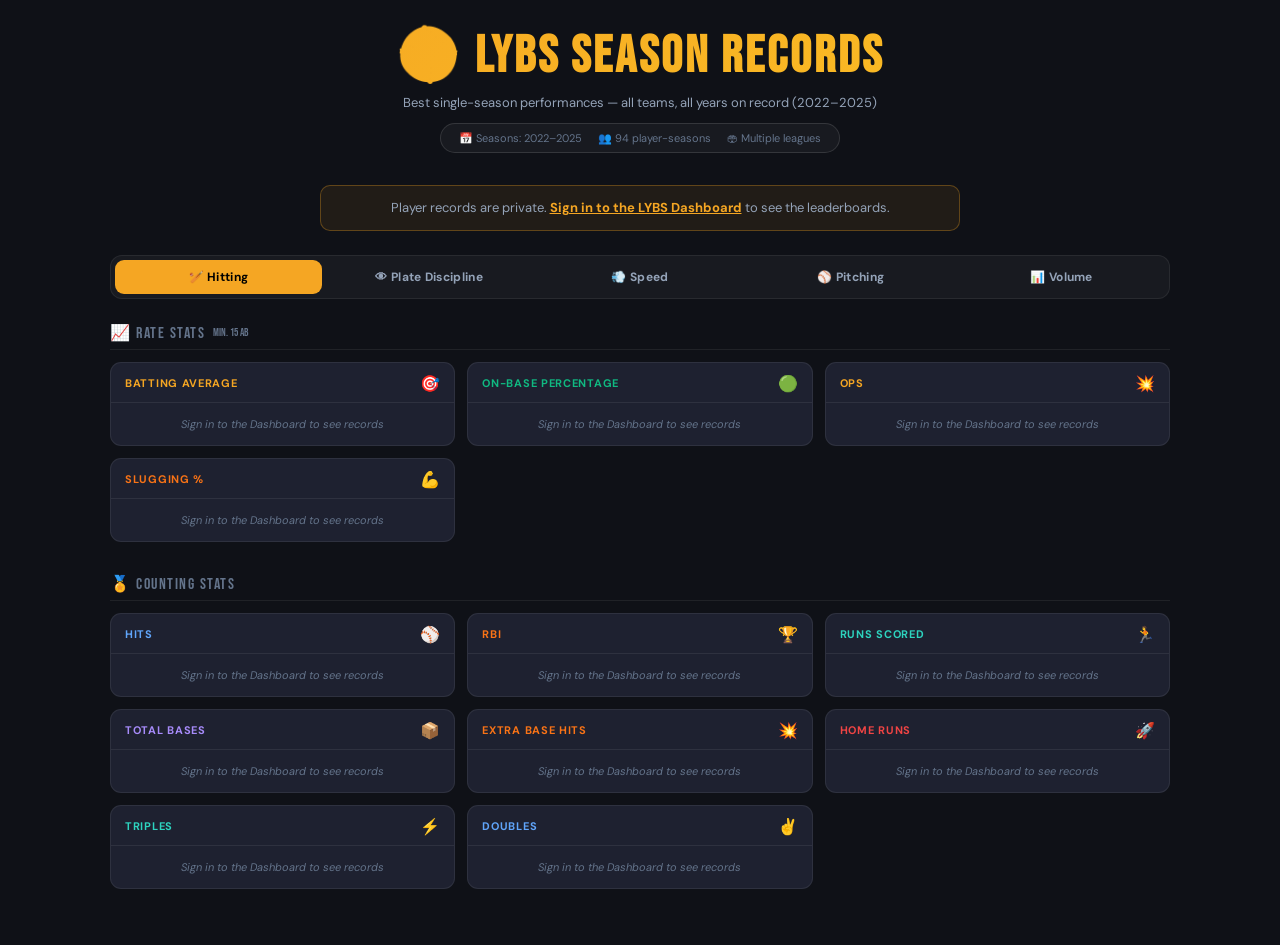
<file: season_records.html>
<!DOCTYPE html>
<html lang="en">
<head>
<meta charset="UTF-8">
<meta name="viewport" content="width=device-width, initial-scale=1.0">
<title>LYBS Season Records — All-Time Leaderboards</title>
<style>
  @import url('https://fonts.googleapis.com/css2?family=DM+Sans:wght@400;500;600;700&family=Bebas+Neue&display=swap');
  :root {
    --bg:#0f1117; --surface:#1a1d27; --card:#1e2130;
    --border:rgba(255,255,255,0.07); --border2:rgba(255,255,255,0.12);
    --text:#f1f5f9; --text2:#94a3b8; --text3:#64748b;
    --gold:#f5a623; --green:#10b981; --blue:#60a5fa;
    --purple:#a78bfa; --red:#ef4444; --orange:#f97316;
    --teal:#2dd4bf; --pink:#f472b6;
  }
  *{box-sizing:border-box;margin:0;padding:0;}
  body{background:var(--bg);color:var(--text);font-family:'DM Sans',sans-serif;padding:24px 20px;max-width:1100px;margin:0 auto;}

  /* ── Header ─────────────────────────────────────────────── */
  .header{text-align:center;margin-bottom:32px;}
  .header h1{font-family:'Bebas Neue';font-size:52px;letter-spacing:3px;
    background:linear-gradient(135deg,#f5a623,#fbbf24);
    -webkit-background-clip:text;-webkit-text-fill-color:transparent;background-clip:text;}
  .header p{color:var(--text2);font-size:13px;margin-top:6px;}
  .header .sub{display:inline-flex;align-items:center;gap:16px;margin-top:12px;
    padding:7px 18px;border-radius:20px;background:rgba(255,255,255,0.04);
    border:1px solid var(--border2);font-size:11px;color:var(--text3);}
  .header .sub span{display:flex;align-items:center;gap:5px;}

  /* ── Tab nav ─────────────────────────────────────────────── */
  .tabs{display:flex;gap:4px;margin-bottom:24px;padding:4px;
    background:rgba(255,255,255,0.04);border-radius:12px;border:1px solid var(--border);}
  .tab-btn{flex:1;padding:9px 12px;border:none;border-radius:9px;cursor:pointer;
    font-family:'DM Sans';font-size:12px;font-weight:700;letter-spacing:.3px;
    background:transparent;color:var(--text2);transition:all .15s;}
  .tab-btn:hover{color:var(--text);}
  .tab-btn.active{background:var(--gold);color:#000;}
  .tab-panel{display:none;}
  .tab-panel.active{display:block;}

  /* ── Section headers ─────────────────────────────────────── */
  .cat-group{margin-bottom:32px;}
  .group-title{font-family:'Bebas Neue';font-size:16px;letter-spacing:1.5px;
    color:var(--text3);text-transform:uppercase;margin-bottom:12px;
    padding-bottom:6px;border-bottom:1px solid var(--border);
    display:flex;align-items:center;gap:8px;}

  /* ── Leaderboard cards grid ──────────────────────────────── */
  .lb-grid{display:grid;grid-template-columns:repeat(auto-fill,minmax(310px,1fr));gap:12px;}

  .lb-card{background:var(--card);border:1px solid var(--border);
    border-radius:11px;overflow:hidden;}
  .lb-card-head{display:flex;align-items:center;justify-content:space-between;
    padding:10px 14px 8px;border-bottom:1px solid var(--border);}
  .lb-card-title{font-size:11px;font-weight:700;text-transform:uppercase;
    letter-spacing:.7px;color:var(--text2);}
  .lb-card-icon{font-size:16px;}

  .lb-row{display:flex;align-items:center;gap:10px;padding:7px 14px;
    border-bottom:1px solid rgba(255,255,255,0.03);}
  .lb-row:last-child{border-bottom:none;}
  .lb-row.gold-row{background:rgba(245,166,35,0.07);}

  .lb-rank{font-family:'Bebas Neue';font-size:18px;width:22px;text-align:center;
    flex-shrink:0;color:var(--text3);line-height:1;}
  .lb-rank.r1{color:var(--gold);}
  .lb-rank.r2{color:#c0c0c0;}
  .lb-rank.r3{color:#cd7f32;}

  .lb-info{flex:1;min-width:0;}
  .lb-name{font-size:13px;font-weight:700;line-height:1.2;white-space:nowrap;
    overflow:hidden;text-overflow:ellipsis;}
  .lb-ctx{font-size:10px;color:var(--text3);margin-top:1px;}

  .lb-val{font-family:'Bebas Neue';font-size:22px;line-height:1;
    flex-shrink:0;text-align:right;}

  .medal{font-size:14px;margin-left:4px;}

  /* ── Bar inside row for visual flair ─────────────────────── */
  .lb-bar-wrap{width:100%;height:3px;background:rgba(255,255,255,0.06);
    border-radius:2px;margin-top:3px;overflow:hidden;}
  .lb-bar{height:100%;border-radius:2px;}

  /* ── Color utilities ─────────────────────────────────────── */
  .c-gold{color:var(--gold);}  .c-green{color:var(--green);}
  .c-blue{color:var(--blue);}  .c-purple{color:var(--purple);}
  .c-teal{color:var(--teal);}  .c-pink{color:var(--pink);}
  .c-orange{color:var(--orange);} .c-red{color:var(--red);}

  /* ── Note pill ───────────────────────────────────────────── */
  .note{font-size:10px;color:var(--text3);padding:8px 14px;
    font-style:italic;border-top:1px solid var(--border);}

  /* ── Public copy: records load only in the signed-in Dashboard ── */
  .lb-empty{font-size:11px;color:var(--text3);padding:14px;text-align:center;font-style:italic;}
  .signin-note{margin:0 auto 24px;max-width:640px;padding:12px 16px;border-radius:10px;
    background:rgba(245,166,35,0.08);border:1px solid rgba(245,166,35,0.3);
    font-size:13px;color:var(--text2);text-align:center;line-height:1.5;}
  .signin-note a{color:var(--gold);font-weight:700;}

  /* ── Separator between groups ─────────────────────────────── */
  .divider{height:1px;background:var(--border);margin:28px 0;}

  @media(max-width:600px){.tabs{flex-wrap:wrap;}.lb-grid{grid-template-columns:1fr;}}
</style>
</head>
<body>

<div class="header">
  <h1>⚾ LYBS Season Records</h1>
  <p>Best single-season performances — all teams, all years on record (2022–2025)</p>
  <div class="sub">
    <span>📅 Seasons: 2022–2025</span>
    <span>👥 94 player-seasons</span>
    <span>🏟 Multiple leagues</span>
  </div>
</div>

<!-- This public copy ships with no player data. The real leaderboards are
     published to Firestore from the private lybs-reporting repo and open
     inside the Dashboard after sign-in. -->
<div class="signin-note">
  Player records are private. <a href="https://lybs-dashboard.web.app/">Sign in to the LYBS Dashboard</a> to see the leaderboards.
</div>

<!-- Tabs -->
<div class="tabs">
  <button class="tab-btn active" onclick="switchTab('hitting',this)">🏏 Hitting</button>
  <button class="tab-btn" onclick="switchTab('plate',this)">👁 Plate Discipline</button>
  <button class="tab-btn" onclick="switchTab('speed',this)">💨 Speed</button>
  <button class="tab-btn" onclick="switchTab('pitching',this)">⚾ Pitching</button>
  <button class="tab-btn" onclick="switchTab('volume',this)">📊 Volume</button>
</div>


<!-- ════════════════════════════════════════════════════════════ -->
<!-- HITTING TAB -->
<!-- ════════════════════════════════════════════════════════════ -->
<div id="tab-hitting" class="tab-panel active">

  <div class="cat-group">
    <div class="group-title">📈 Rate Stats <span style="font-size:11px;font-weight:400;letter-spacing:0;color:var(--text3);">Min. 15 AB</span></div>
    <div class="lb-grid">

      <!-- AVG -->
      <div class="lb-card">
        <div class="lb-card-head">
          <span class="lb-card-title c-gold">Batting Average</span>
          <span class="lb-card-icon">🎯</span>
        </div>
        <div class="lb-empty">Sign in to the Dashboard to see records</div>
      </div>

      <!-- OBP -->
      <div class="lb-card">
        <div class="lb-card-head">
          <span class="lb-card-title c-green">On-Base Percentage</span>
          <span class="lb-card-icon">🟢</span>
        </div>
        <div class="lb-empty">Sign in to the Dashboard to see records</div>
      </div>

      <!-- OPS -->
      <div class="lb-card">
        <div class="lb-card-head">
          <span class="lb-card-title c-gold">OPS</span>
          <span class="lb-card-icon">💥</span>
        </div>
        <div class="lb-empty">Sign in to the Dashboard to see records</div>
      </div>

      <!-- SLG -->
      <div class="lb-card">
        <div class="lb-card-head">
          <span class="lb-card-title c-orange">Slugging %</span>
          <span class="lb-card-icon">💪</span>
        </div>
        <div class="lb-empty">Sign in to the Dashboard to see records</div>
      </div>

    </div>
  </div>

  <div class="cat-group">
    <div class="group-title">🏅 Counting Stats</div>
    <div class="lb-grid">

      <!-- Hits -->
      <div class="lb-card">
        <div class="lb-card-head"><span class="lb-card-title c-blue">Hits</span><span class="lb-card-icon">⚾</span></div>
        <div class="lb-empty">Sign in to the Dashboard to see records</div>
      </div>

      <!-- RBI -->
      <div class="lb-card">
        <div class="lb-card-head"><span class="lb-card-title c-orange">RBI</span><span class="lb-card-icon">🏆</span></div>
        <div class="lb-empty">Sign in to the Dashboard to see records</div>
      </div>

      <!-- Runs -->
      <div class="lb-card">
        <div class="lb-card-head"><span class="lb-card-title c-teal">Runs Scored</span><span class="lb-card-icon">🏃</span></div>
        <div class="lb-empty">Sign in to the Dashboard to see records</div>
      </div>

      <!-- Total Bases -->
      <div class="lb-card">
        <div class="lb-card-head"><span class="lb-card-title c-purple">Total Bases</span><span class="lb-card-icon">📦</span></div>
        <div class="lb-empty">Sign in to the Dashboard to see records</div>
      </div>

      <!-- XBH -->
      <div class="lb-card">
        <div class="lb-card-head"><span class="lb-card-title c-orange">Extra Base Hits</span><span class="lb-card-icon">💥</span></div>
        <div class="lb-empty">Sign in to the Dashboard to see records</div>
      </div>

      <!-- HR -->
      <div class="lb-card">
        <div class="lb-card-head"><span class="lb-card-title c-red">Home Runs</span><span class="lb-card-icon">🚀</span></div>
        <div class="lb-empty">Sign in to the Dashboard to see records</div>
      </div>

      <!-- Triples -->
      <div class="lb-card">
        <div class="lb-card-head"><span class="lb-card-title c-teal">Triples</span><span class="lb-card-icon">⚡</span></div>
        <div class="lb-empty">Sign in to the Dashboard to see records</div>
      </div>

      <!-- Doubles -->
      <div class="lb-card">
        <div class="lb-card-head"><span class="lb-card-title c-blue">Doubles</span><span class="lb-card-icon">✌️</span></div>
        <div class="lb-empty">Sign in to the Dashboard to see records</div>
      </div>

    </div>
  </div>
</div>


<!-- ════════════════════════════════════════════════════════════ -->
<!-- PLATE DISCIPLINE TAB -->
<!-- ════════════════════════════════════════════════════════════ -->
<div id="tab-plate" class="tab-panel">
  <div class="cat-group">
    <div class="group-title">👁 Plate Discipline & Contact</div>
    <div class="lb-grid">

      <!-- Walk Rate -->
      <div class="lb-card">
        <div class="lb-card-head"><span class="lb-card-title c-green">Walk Rate (BB/PA)</span><span class="lb-card-icon">🚶</span></div>
        <div class="lb-empty">Sign in to the Dashboard to see records</div>
      </div>

      <!-- Walks (raw) -->
      <div class="lb-card">
        <div class="lb-card-head"><span class="lb-card-title c-green">Walks (Raw)</span><span class="lb-card-icon">🎫</span></div>
        <div class="lb-empty">Sign in to the Dashboard to see records</div>
      </div>

      <!-- K Rate (best contact) -->
      <div class="lb-card">
        <div class="lb-card-head"><span class="lb-card-title c-teal">Contact Rate (Fewest K%)</span><span class="lb-card-icon">🎯</span></div>
        <div class="lb-empty">Sign in to the Dashboard to see records</div>
      </div>

      <!-- QAB% -->
      <div class="lb-card">
        <div class="lb-card-head"><span class="lb-card-title c-purple">Quality At-Bat %</span><span class="lb-card-icon">💡</span></div>
        <div class="lb-empty">Sign in to the Dashboard to see records</div>
      </div>

    </div>
  </div>
</div>


<!-- ════════════════════════════════════════════════════════════ -->
<!-- SPEED TAB -->
<!-- ════════════════════════════════════════════════════════════ -->
<div id="tab-speed" class="tab-panel">
  <div class="cat-group">
    <div class="group-title">💨 Speed & Baserunning</div>
    <div class="lb-grid">

      <!-- SB Volume -->
      <div class="lb-card">
        <div class="lb-card-head"><span class="lb-card-title c-purple">Stolen Bases (Season)</span><span class="lb-card-icon">💨</span></div>
        <div class="lb-empty">Sign in to the Dashboard to see records</div>
      </div>

      <!-- SB Success Rate -->
      <div class="lb-card">
        <div class="lb-card-head"><span class="lb-card-title c-green">SB Success Rate (min 10 att)</span><span class="lb-card-icon">✅</span></div>
        <div class="lb-empty">Sign in to the Dashboard to see records</div>
      </div>

    </div>
  </div>
</div>


<!-- ════════════════════════════════════════════════════════════ -->
<!-- PITCHING TAB -->
<!-- ════════════════════════════════════════════════════════════ -->
<div id="tab-pitching" class="tab-panel">
  <div class="cat-group">
    <div class="group-title">⚾ Pitching Records <span style="font-size:11px;font-weight:400;letter-spacing:0;color:var(--text3);">Min. 10 IP unless noted</span></div>
    <div class="lb-grid">

      <!-- WHIP -->
      <div class="lb-card">
        <div class="lb-card-head"><span class="lb-card-title c-green">WHIP (Best)</span><span class="lb-card-icon">🎯</span></div>
        <div class="lb-empty">Sign in to the Dashboard to see records</div>
      </div>

      <!-- ERA -->
      <div class="lb-card">
        <div class="lb-card-head"><span class="lb-card-title c-green">ERA (Lowest)</span><span class="lb-card-icon">🔒</span></div>
        <div class="lb-empty">Sign in to the Dashboard to see records</div>
      </div>

      <!-- K/BB -->
      <div class="lb-card">
        <div class="lb-card-head"><span class="lb-card-title c-blue">K/BB Ratio (Best Command)</span><span class="lb-card-icon">⚡</span></div>
        <div class="lb-empty">Sign in to the Dashboard to see records</div>
      </div>

      <!-- BB/IP -->
      <div class="lb-card">
        <div class="lb-card-head"><span class="lb-card-title c-teal">BB/IP (Fewest Walks)</span><span class="lb-card-icon">🎯</span></div>
        <div class="lb-empty">Sign in to the Dashboard to see records</div>
      </div>

      <!-- BAA -->
      <div class="lb-card">
        <div class="lb-card-head"><span class="lb-card-title c-pink">BAA (Batting Avg Against)</span><span class="lb-card-icon">👻</span></div>
        <div class="lb-empty">Sign in to the Dashboard to see records</div>
      </div>

      <!-- FIP -->
      <div class="lb-card">
        <div class="lb-card-head"><span class="lb-card-title c-purple">FIP (Defense-Independent)</span><span class="lb-card-icon">🧮</span></div>
        <div class="lb-empty">Sign in to the Dashboard to see records</div>
      </div>

      <!-- K/IP -->
      <div class="lb-card">
        <div class="lb-card-head"><span class="lb-card-title c-orange">K per IP (Stuff)</span><span class="lb-card-icon">🌪</span></div>
        <div class="lb-empty">Sign in to the Dashboard to see records</div>
      </div>

      <!-- Total Ks -->
      <div class="lb-card">
        <div class="lb-card-head"><span class="lb-card-title c-red">Strikeouts (Season)</span><span class="lb-card-icon">🔥</span></div>
        <div class="lb-empty">Sign in to the Dashboard to see records</div>
      </div>

    </div>
  </div>
</div>


<!-- ════════════════════════════════════════════════════════════ -->
<!-- VOLUME TAB -->
<!-- ════════════════════════════════════════════════════════════ -->
<div id="tab-volume" class="tab-panel">
  <div class="cat-group">
    <div class="group-title">📊 Season Volume Leaders</div>
    <div class="lb-grid">

      <!-- IP -->
      <div class="lb-card">
        <div class="lb-card-head"><span class="lb-card-title c-blue">Innings Pitched</span><span class="lb-card-icon">⏱</span></div>
        <div class="lb-empty">Sign in to the Dashboard to see records</div>
      </div>

      <!-- GS -->
      <div class="lb-card">
        <div class="lb-card-head"><span class="lb-card-title c-teal">Starts (Season)</span><span class="lb-card-icon">🚀</span></div>
        <div class="lb-empty">Sign in to the Dashboard to see records</div>
      </div>

      <!-- Appearances -->
      <div class="lb-card">
        <div class="lb-card-head"><span class="lb-card-title c-purple">Pitching Appearances</span><span class="lb-card-icon">👋</span></div>
        <div class="lb-empty">Sign in to the Dashboard to see records</div>
      </div>

    </div>
  </div>
</div>


<script>
function switchTab(id, btn) {
  document.querySelectorAll('.tab-panel').forEach(p => p.classList.remove('active'));
  document.querySelectorAll('.tab-btn').forEach(b => b.classList.remove('active'));
  document.getElementById('tab-' + id).classList.add('active');
  btn.classList.add('active');
}
</script>

</body>
</html>
</file>
